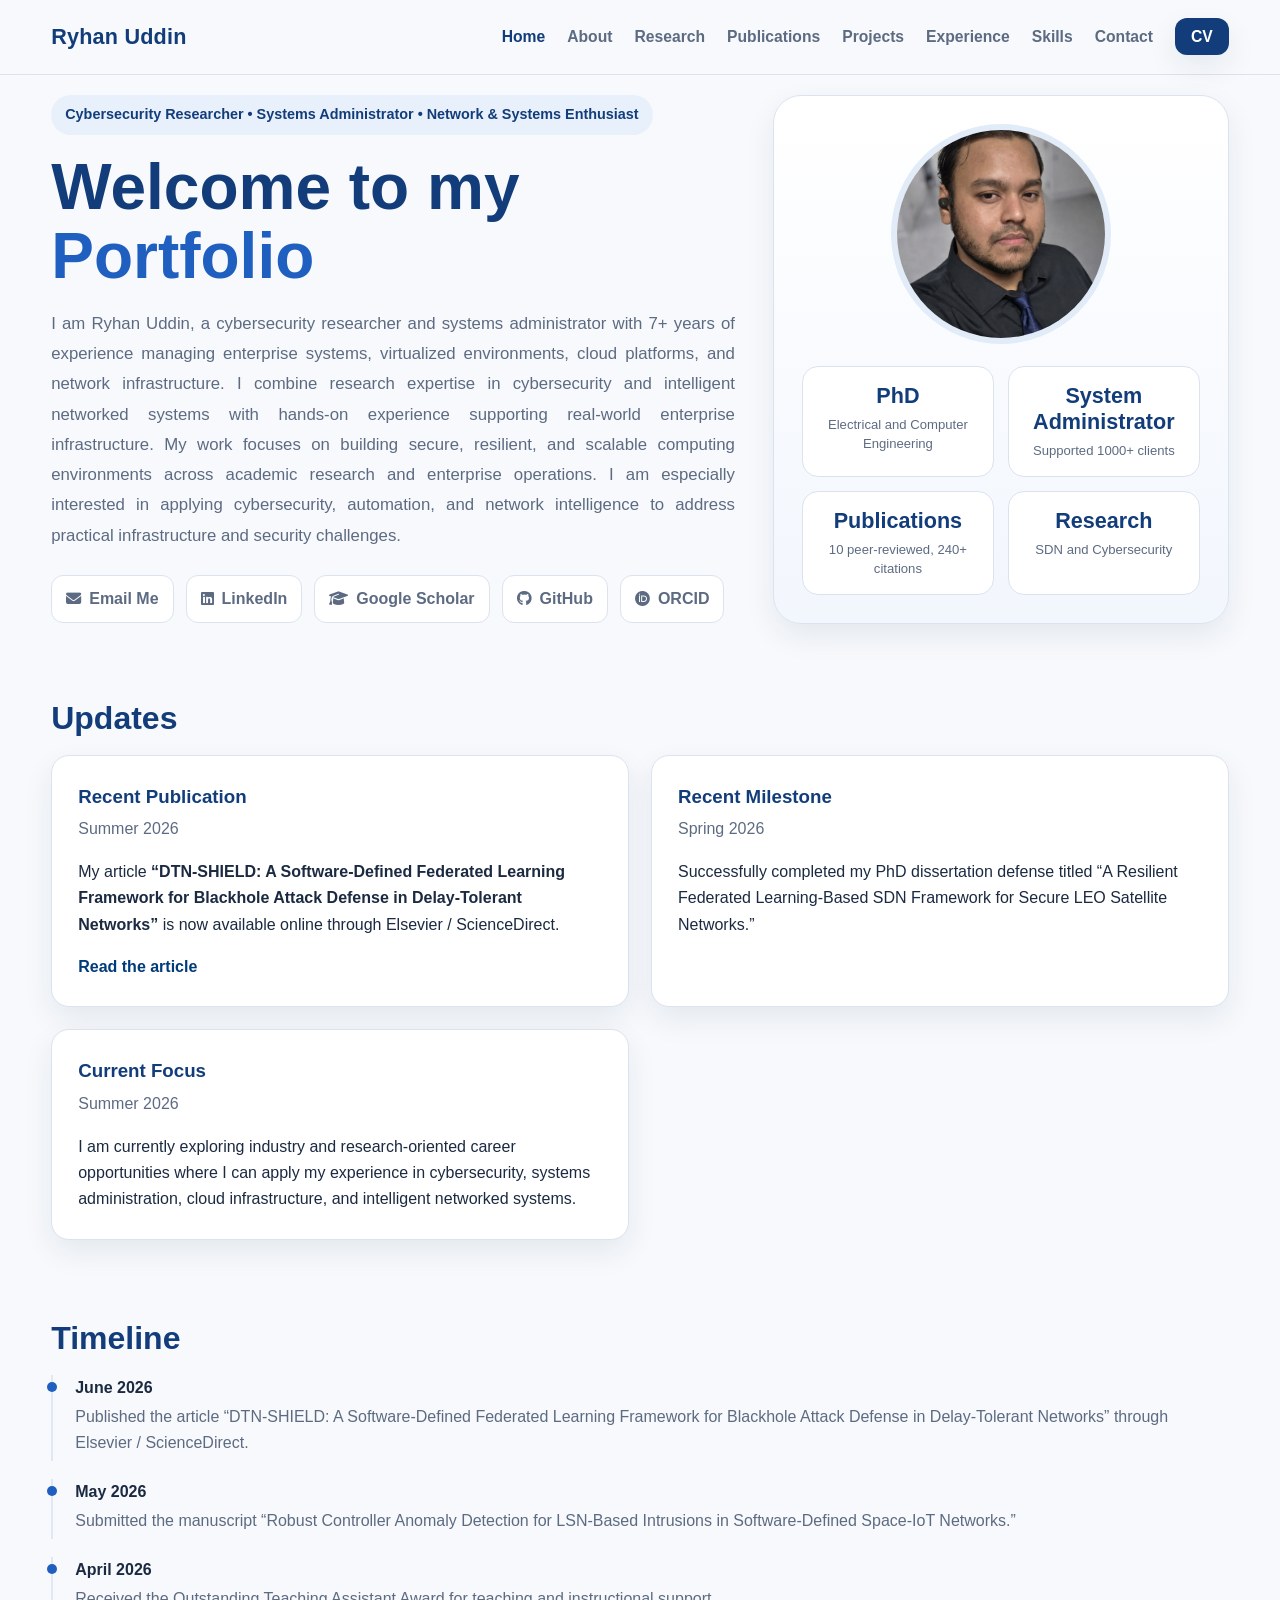
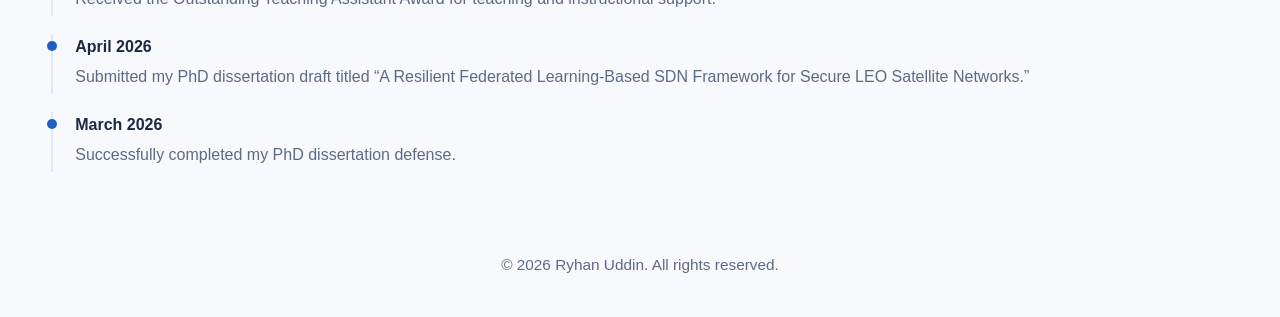
<file: index.html>
<!DOCTYPE html>
<html lang="en">
<head>
  <meta charset="UTF-8" />
  <meta name="viewport" content="width=device-width, initial-scale=1.0" />
  <title>Ryhan Uddin | Home</title>
  <meta name="description" content="Ryhan Uddin personal website home page with updates and timeline." />

  <link
    rel="stylesheet"
    href="https://cdnjs.cloudflare.com/ajax/libs/font-awesome/6.5.2/css/all.min.css"
  />
  <link rel="stylesheet" href="styles.css" />
</head>
<body>
  <header class="topbar">
    <div class="container nav">
      <a href="index.html" class="brand">Ryhan Uddin</a>
      <button class="menu-btn" id="menuBtn">Menu</button>
      <nav>
        <ul class="nav-links" id="navLinks">
          <li><a href="index.html" class="active">Home</a></li>
          <li><a href="about.html">About</a></li>
          <li><a href="research.html">Research</a></li>
          <li><a href="publications.html">Publications</a></li>
          <li><a href="projects.html">Projects</a></li>
          <li><a href="experience.html">Experience</a></li>
          <li><a href="skills.html">Skills</a></li>
          <li><a href="contact.html">Contact</a></li>
          <li><a class="nav-cta" href="cv.pdf" target="_blank" rel="noopener noreferrer">CV</a></li>
        </ul>
      </nav>
    </div>
  </header>

  <main>
    <section class="hero">
      <div class="container hero-grid">
        <div>
          <div class="eyebrow">Cybersecurity Researcher • Systems Administrator • Network & Systems Enthusiast</div>
          <h1>Welcome to my <span>Portfolio</span></h1>
          <p class="justify-text">
            I am Ryhan Uddin, a cybersecurity researcher and systems administrator with 7+ years of experience managing enterprise systems, virtualized environments, cloud platforms, and network infrastructure. I combine research expertise in cybersecurity and intelligent networked systems with hands-on experience supporting real-world enterprise infrastructure. My work focuses on building secure, resilient, and scalable computing environments across academic research and enterprise operations. I am especially interested in applying cybersecurity, automation, and network intelligence to address practical infrastructure and security challenges.
          </p>

          <div class="hero-links">
            <a class="chip-link" href="mailto:ryhan_uddin@yahoo.com">
              <i class="fa-solid fa-envelope"></i>
              <span>Email Me</span>
            </a>

            <a class="chip-link" href="https://www.linkedin.com/in/ryhan-uddin" target="_blank" rel="noopener noreferrer">
              <i class="fa-brands fa-linkedin"></i>
              <span>LinkedIn</span>
            </a>

            <a class="chip-link" href="https://scholar.google.com/citations?user=3mDq6sEAAAAJ&hl=en" target="_blank" rel="noopener noreferrer">
              <i class="fa-solid fa-graduation-cap"></i>
              <span>Google Scholar</span>
            </a>

            <a class="chip-link" href="https://github.com/ryhanuddin" target="_blank" rel="noopener noreferrer">
              <i class="fa-brands fa-github"></i>
              <span>GitHub</span>
            </a>

            <a class="chip-link" href="https://orcid.org/0009-0003-6898-2223" target="_blank" rel="noopener noreferrer">
              <i class="fa-brands fa-orcid"></i>
              <span>ORCID</span>
            </a>
          </div>
        </div>

        <aside class="hero-card">
          <div class="profile-wrap">
            <img src="profile.jpg" alt="Portrait of Ryhan Uddin" class="profile-photo" />
          </div>
          <div class="hero-mini">
            <div class="mini-card"><h3>PhD</h3><p>Electrical and Computer Engineering</p></div>
            <div class="mini-card"><h3>System Administrator</h3><p>Supported 1000+ clients</p></div>
            <div class="mini-card"><h3>Publications</h3><p>10 peer-reviewed, 240+ citations</p></div>
            <div class="mini-card"><h3>Research</h3><p>SDN and Cybersecurity</p></div>
          </div>
        </aside>
      </div>
    </section>

    <section class="section home-updates">
      <div class="container">
        <h2 class="section-title">Updates</h2>
        <div class="grid-2">
          <div class="card">
            <h3>Recent Publication</h3>
            <p class="muted">Summer 2026</p>
            <p>
              My article <strong>“DTN-SHIELD: A Software-Defined Federated Learning Framework for Blackhole Attack Defense in Delay-Tolerant Networks”</strong>
              is now available online through Elsevier / ScienceDirect.
            </p>
            <p>
              <a class="article-text-link" href="https://authors.elsevier.com/c/1nE0V4xsUsJE8i" target="_blank" rel="noopener noreferrer">
                Read the article
              </a>
            </p>
          </div>

          <div class="card">
            <h3>Recent Milestone</h3>
            <p class="muted">Spring 2026</p>
            <p>
              Successfully completed my PhD dissertation defense titled “A Resilient Federated Learning-Based SDN Framework for Secure LEO Satellite Networks.”
            </p>
          </div>

          <div class="card">
            <h3>Current Focus</h3>
            <p class="muted">Summer 2026</p>
            <p>
              I am currently exploring industry and research-oriented career opportunities where I can apply my experience in cybersecurity, systems administration, cloud infrastructure, and intelligent networked systems.
            </p>
          </div>
        </div>
      </div>
    </section>

    <section class="section">
      <div class="container">
        <h2 class="section-title">Timeline</h2>
        <ul class="timeline">
          <li>
            <strong>June 2026</strong>
            Published the article
            <a href="https://authors.elsevier.com/c/1nE0V4xsUsJE8i" target="_blank" rel="noopener noreferrer">
              “DTN-SHIELD: A Software-Defined Federated Learning Framework for Blackhole Attack Defense in Delay-Tolerant Networks”
            </a>
            through Elsevier / ScienceDirect.
          </li>

          <li>
            <strong>May 2026</strong>
            Submitted the manuscript “Robust Controller Anomaly Detection for LSN-Based Intrusions in Software-Defined Space-IoT Networks.”
          </li>

          <li>
            <strong>April 2026</strong>
            Received the Outstanding Teaching Assistant Award for teaching and instructional support.
          </li>

          <li>
            <strong>April 2026</strong>
            Submitted my PhD dissertation draft titled “A Resilient Federated Learning-Based SDN Framework for Secure LEO Satellite Networks.”
          </li>

          <li>
            <strong>March 2026</strong>
            Successfully completed my PhD dissertation defense.
          </li>
        </ul>
      </div>
    </section>
  </main>

  <footer>
    <div class="container">© <span id="year"></span> Ryhan Uddin. All rights reserved.</div>
  </footer>
  <script src="site.js"></script>
</body>
</html>
</file>
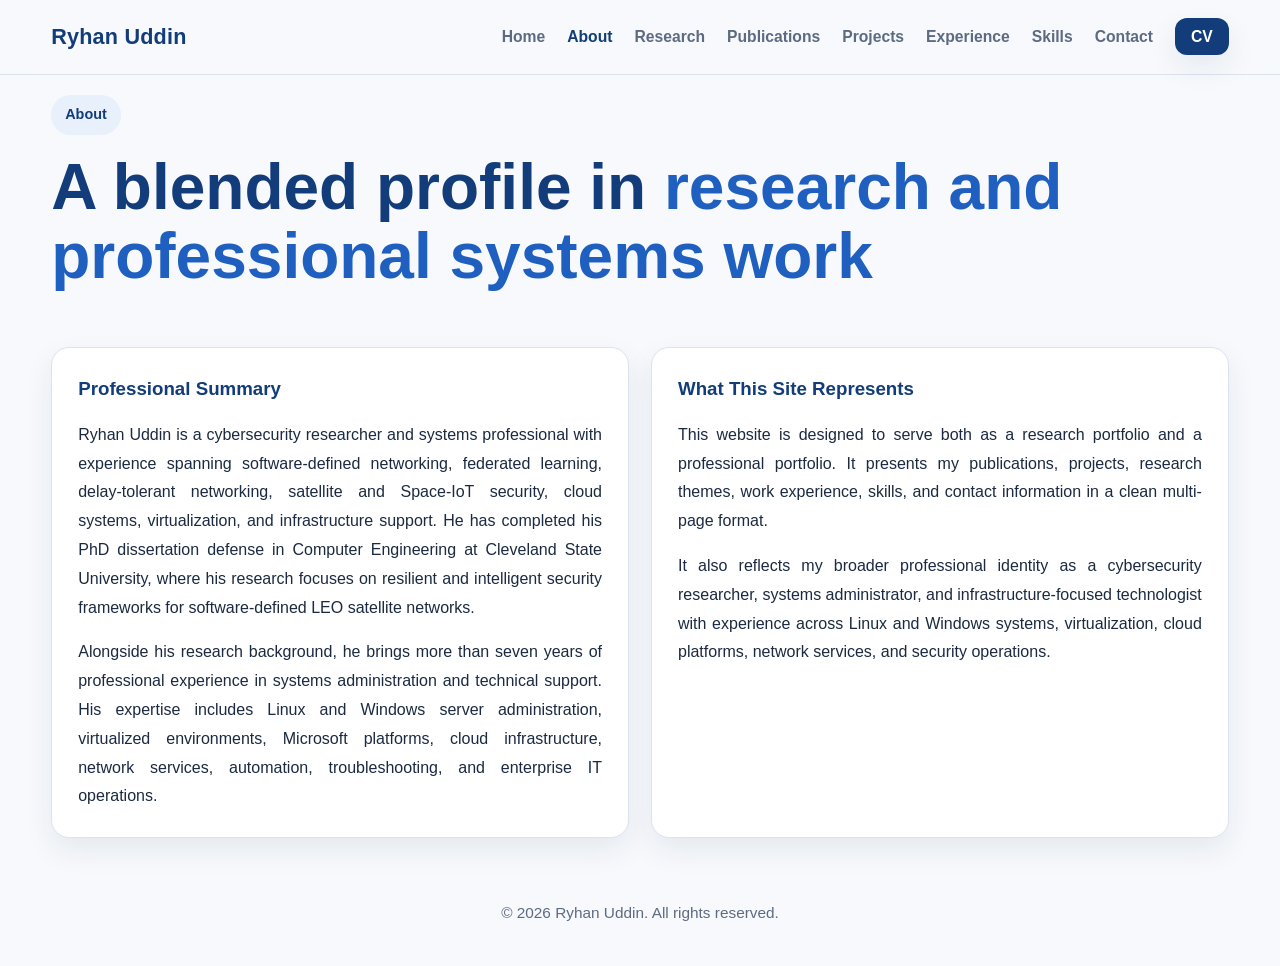
<file: about.html>
<!DOCTYPE html>
<html lang="en">
<head>
  <meta charset="UTF-8" />
  <meta name="viewport" content="width=device-width, initial-scale=1.0" />
  <title>Ryhan Uddin | About</title>
  <link rel="stylesheet" href="styles.css" />
</head>
<body>
  <header class="topbar">
    <div class="container nav">
      <a href="index.html" class="brand">Ryhan Uddin</a>
      <button class="menu-btn" id="menuBtn">Menu</button>
      <nav>
        <ul class="nav-links" id="navLinks">
          <li><a href="index.html">Home</a></li>
          <li><a href="about.html" class="active">About</a></li>
          <li><a href="research.html">Research</a></li>
          <li><a href="publications.html">Publications</a></li>
          <li><a href="projects.html">Projects</a></li>
          <li><a href="experience.html">Experience</a></li>
          <li><a href="skills.html">Skills</a></li>
          <li><a href="contact.html">Contact</a></li>
          <li><a class="nav-cta" href="cv.pdf" target="_blank" rel="noopener noreferrer">CV</a></li>
        </ul>
      </nav>
    </div>
  </header>

  <main>
    <section class="page-hero">
      <div class="container">
        <div class="eyebrow">About</div>
        <h1 class="page-title">A blended profile in <span class="highlight">research and professional systems work</span></h1>
      </div>
    </section>

    <section class="section">
      <div class="container">
        <div class="grid-2">
          <div class="card">
            <h3>Professional Summary</h3>
            <p class="justify-text">Ryhan Uddin is a cybersecurity researcher and systems professional with experience spanning software-defined networking, federated learning, delay-tolerant networking, satellite and Space-IoT security, cloud systems, virtualization, and infrastructure support. He has completed his PhD dissertation defense in Computer Engineering at Cleveland State University, where his research focuses on resilient and intelligent security frameworks for software-defined LEO satellite networks.</p>
            <p class="justify-text">Alongside his research background, he brings more than seven years of professional experience in systems administration and technical support. His expertise includes Linux and Windows server administration, virtualized environments, Microsoft platforms, cloud infrastructure, network services, automation, troubleshooting, and enterprise IT operations.</p>
          </div>

          <div class="card">
            <h3>What This Site Represents</h3>
            <p class="justify-text">This website is designed to serve both as a research portfolio and a professional portfolio. It presents my publications, projects, research themes, work experience, skills, and contact information in a clean multi-page format.</p>
            <p class="justify-text">It also reflects my broader professional identity as a cybersecurity researcher, systems administrator, and infrastructure-focused technologist with experience across Linux and Windows systems, virtualization, cloud platforms, network services, and security operations.</p>
          </div>
        </div>
      </div>
    </section>
  </main>

  <footer>
    <div class="container">© <span id="year"></span> Ryhan Uddin. All rights reserved.</div>
  </footer>

  <script src="site.js"></script>
</body>
</html>
</file>
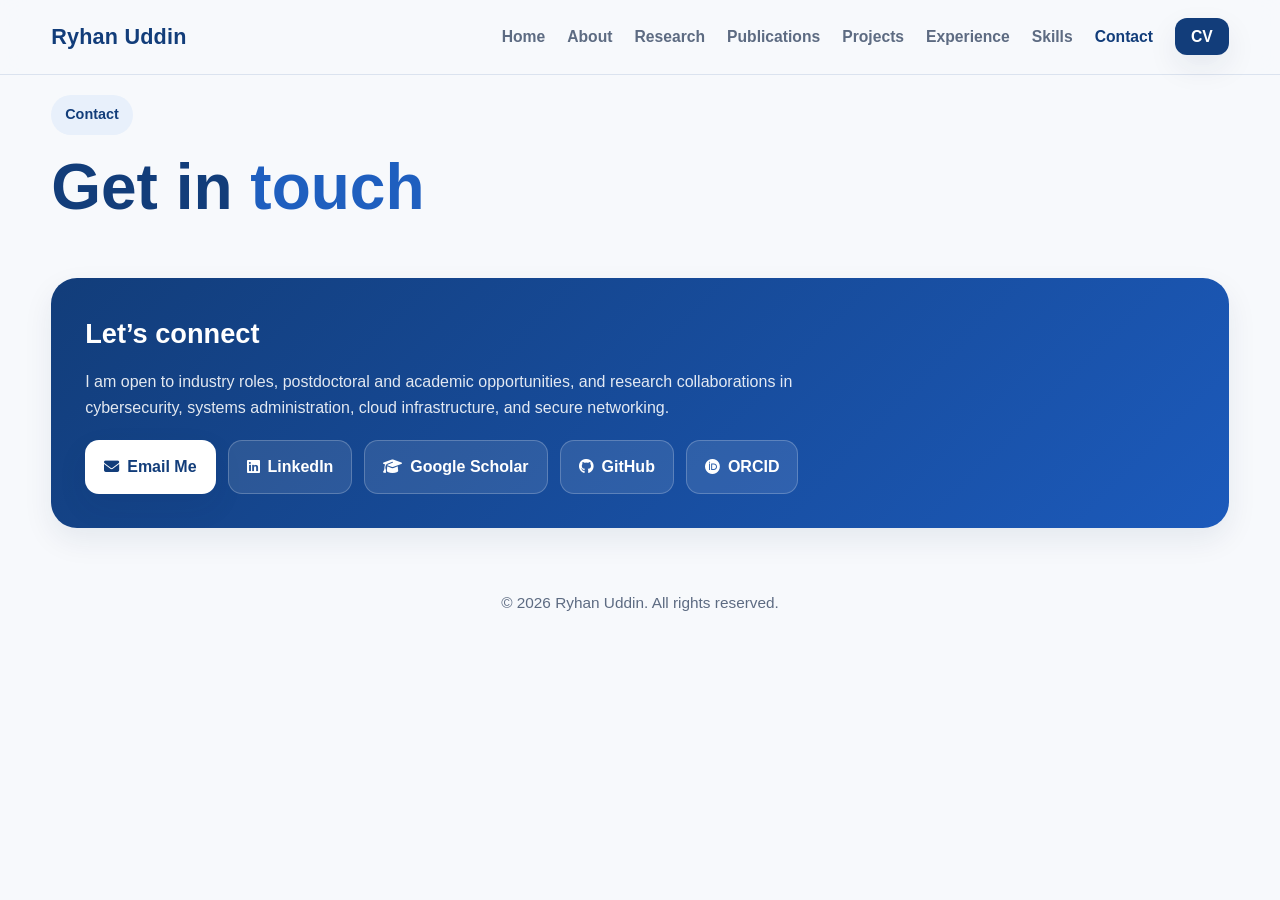
<file: contact.html>
<!DOCTYPE html>
<html lang="en">
<head>
  <meta charset="UTF-8" />
  <meta name="viewport" content="width=device-width, initial-scale=1.0" />
  <title>Ryhan Uddin | Contact</title>

  <link
    rel="stylesheet"
    href="https://cdnjs.cloudflare.com/ajax/libs/font-awesome/6.5.2/css/all.min.css"
  />
  <link rel="stylesheet" href="styles.css" />
</head>

<body>
  <header class="topbar">
    <div class="container nav">
      <a href="index.html" class="brand">Ryhan Uddin</a>
      <button class="menu-btn" id="menuBtn">Menu</button>

      <nav>
        <ul class="nav-links" id="navLinks">
          <li><a href="index.html">Home</a></li>
          <li><a href="about.html">About</a></li>
          <li><a href="research.html">Research</a></li>
          <li><a href="publications.html">Publications</a></li>
          <li><a href="projects.html">Projects</a></li>
          <li><a href="experience.html">Experience</a></li>
          <li><a href="skills.html">Skills</a></li>
          <li><a href="contact.html" class="active">Contact</a></li>
          <li><a class="nav-cta" href="cv.pdf" target="_blank" rel="noopener noreferrer">CV</a></li>
        </ul>
      </nav>
    </div>
  </header>

  <main>
    <section class="page-hero">
      <div class="container">
        <div class="eyebrow">Contact</div>
        <h1 class="page-title">Get in <span class="highlight">touch</span></h1>
      </div>
    </section>

    <section class="section">
      <div class="container">
        <div class="cta-box">
          <h3>Let’s connect</h3>

          <p>
            I am open to industry roles, postdoctoral and academic opportunities, and research collaborations in cybersecurity, systems administration, cloud infrastructure, and secure networking.
          </p>

          <div class="cta-actions">
            <a class="btn btn-primary" href="mailto:ryhan_uddin@yahoo.com">
              <i class="fa-solid fa-envelope"></i>
              <span>Email Me</span>
            </a>

            <a class="btn btn-secondary" href="https://www.linkedin.com/in/ryhan-uddin" target="_blank" rel="noopener noreferrer">
              <i class="fa-brands fa-linkedin"></i>
              <span>LinkedIn</span>
            </a>

            <a class="btn btn-secondary" href="https://scholar.google.com/citations?user=3mDq6sEAAAAJ&hl=en" target="_blank" rel="noopener noreferrer">
              <i class="fa-solid fa-graduation-cap"></i>
              <span>Google Scholar</span>
            </a>

            <a class="btn btn-secondary" href="https://github.com/ryhanuddin" target="_blank" rel="noopener noreferrer">
              <i class="fa-brands fa-github"></i>
              <span>GitHub</span>
            </a>

            <a class="btn btn-secondary" href="https://orcid.org/0009-0003-6898-2223" target="_blank" rel="noopener noreferrer">
              <i class="fa-brands fa-orcid"></i>
              <span>ORCID</span>
            </a>
          </div>
        </div>
      </div>
    </section>
  </main>

  <footer>
    <div class="container">© <span id="year"></span> Ryhan Uddin. All rights reserved.</div>
  </footer>

  <script src="site.js"></script>
</body>
</html>
</file>
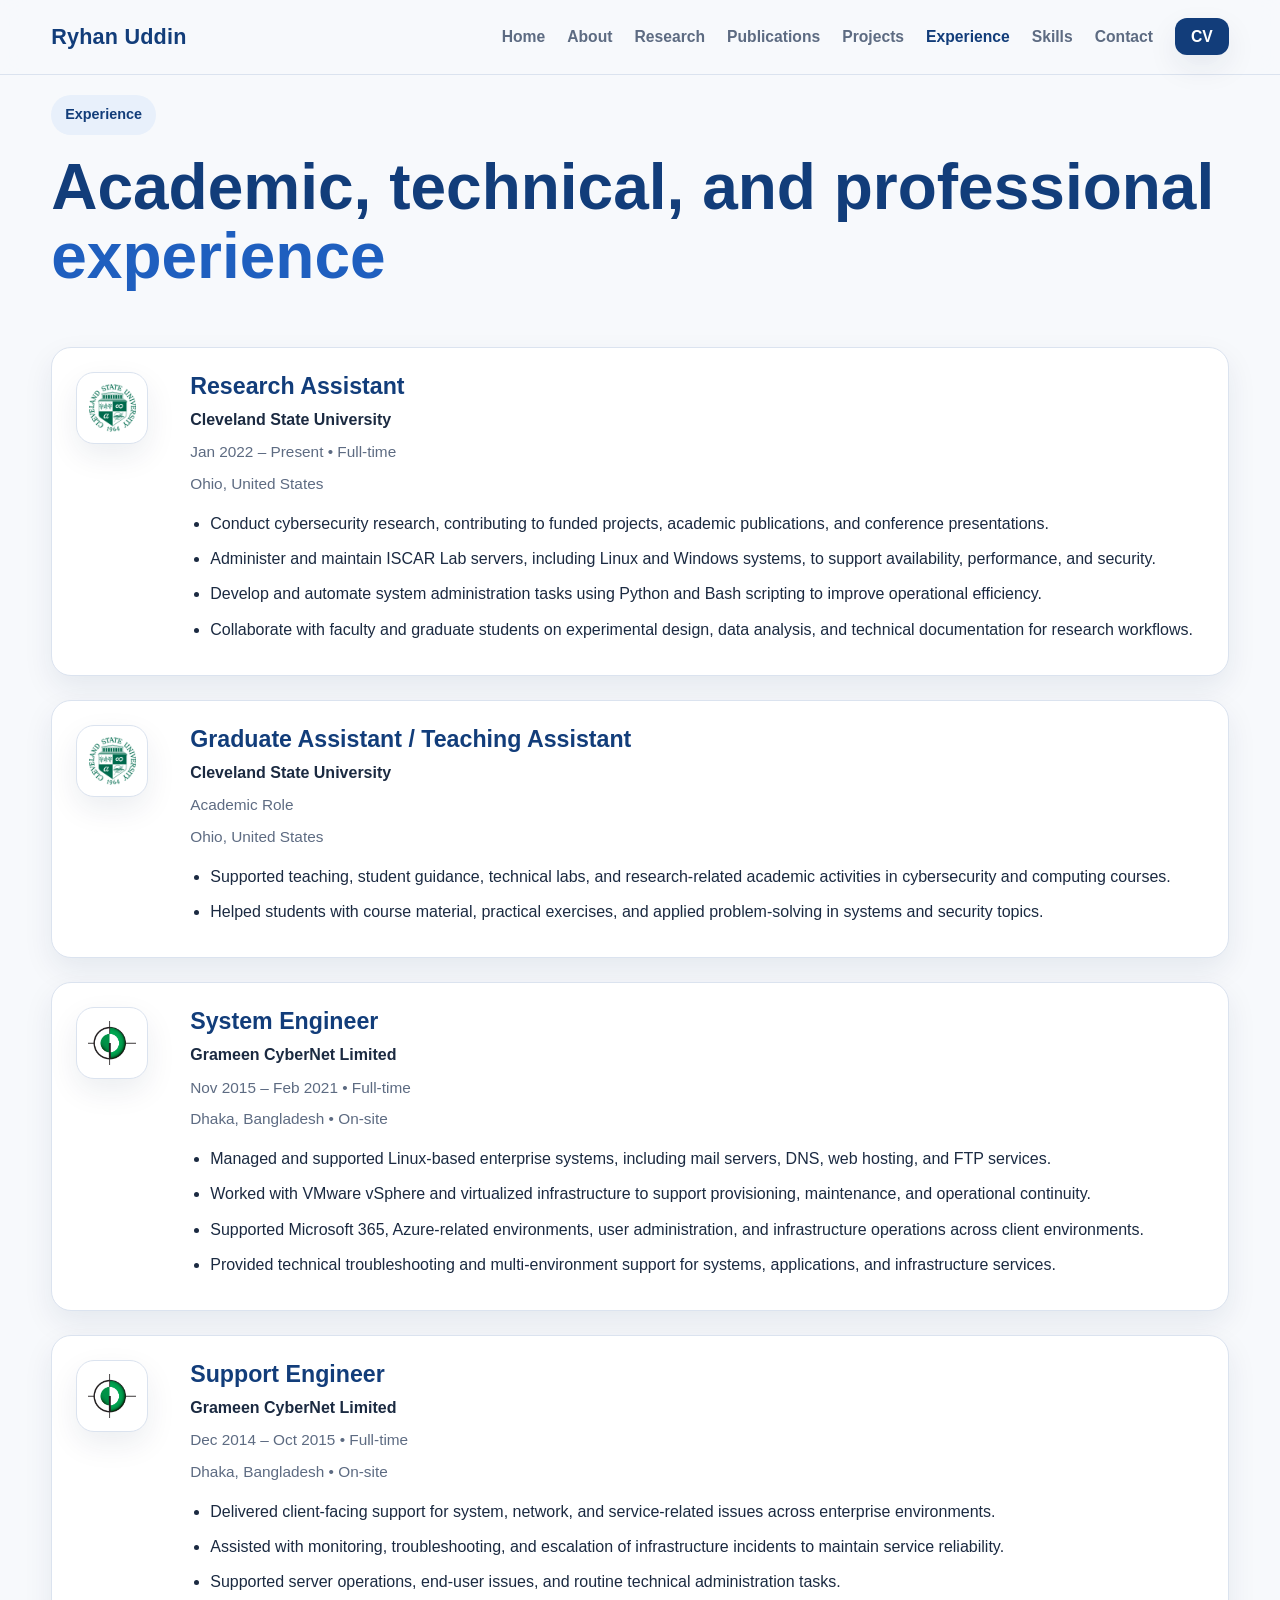
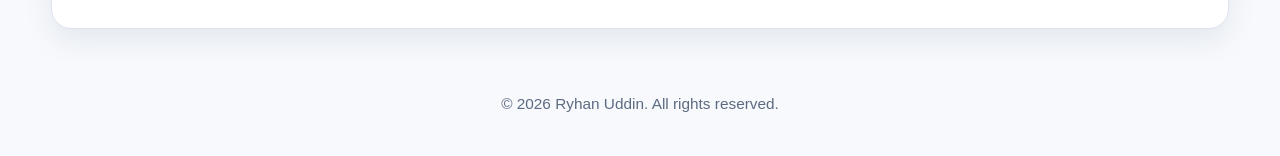
<file: experience.html>
<!DOCTYPE html>
<html lang="en">
<head>
  <meta charset="UTF-8" />
  <meta name="viewport" content="width=device-width, initial-scale=1.0" />
  <title>Ryhan Uddin | Experience</title>
  <link rel="stylesheet" href="styles.css" />
</head>
<body>
  <header class="topbar">
    <div class="container nav">
      <a href="index.html" class="brand">Ryhan Uddin</a>
      <button class="menu-btn" id="menuBtn">Menu</button>
      <nav>
        <ul class="nav-links" id="navLinks">
          <li><a href="index.html">Home</a></li>
          <li><a href="about.html">About</a></li>
          <li><a href="research.html">Research</a></li>
          <li><a href="publications.html">Publications</a></li>
          <li><a href="projects.html">Projects</a></li>
          <li><a href="experience.html" class="active">Experience</a></li>
          <li><a href="skills.html">Skills</a></li>
          <li><a href="contact.html">Contact</a></li>
          <li><a class="nav-cta" href="cv.pdf" target="_blank" rel="noopener noreferrer">CV</a></li>
        </ul>
      </nav>
    </div>
  </header>

  <main>
    <section class="page-hero">
      <div class="container">
        <div class="eyebrow">Experience</div>
        <h1 class="page-title">Academic, technical, and professional <span class="highlight">experience</span></h1>
      </div>
    </section>

    <section class="section">
      <div class="container">
        <div class="experience-list">

          <article class="experience-card">
            <div class="exp-logo-box">
              <img src="icons/csu.png" alt="Cleveland State University logo" class="exp-logo" />
            </div>
            <div class="exp-content">
              <h3 class="exp-role">Research Assistant</h3>
              <p class="exp-company">Cleveland State University</p>
              <p class="exp-meta">Jan 2022 – Present • Full-time</p>
              <p class="exp-location">Ohio, United States</p>
              <ul class="exp-list">
                <li>Conduct cybersecurity research, contributing to funded projects, academic publications, and conference presentations.</li>
                <li>Administer and maintain ISCAR Lab servers, including Linux and Windows systems, to support availability, performance, and security.</li>
                <li>Develop and automate system administration tasks using Python and Bash scripting to improve operational efficiency.</li>
                <li>Collaborate with faculty and graduate students on experimental design, data analysis, and technical documentation for research workflows.</li>
              </ul>
            </div>
          </article>

          <article class="experience-card">
            <div class="exp-logo-box">
              <img src="icons/csu.png" alt="Cleveland State University logo" class="exp-logo" />
            </div>
            <div class="exp-content">
              <h3 class="exp-role">Graduate Assistant / Teaching Assistant</h3>
              <p class="exp-company">Cleveland State University</p>
              <p class="exp-meta">Academic Role</p>
              <p class="exp-location">Ohio, United States</p>
              <ul class="exp-list">
                <li>Supported teaching, student guidance, technical labs, and research-related academic activities in cybersecurity and computing courses.</li>
                <li>Helped students with course material, practical exercises, and applied problem-solving in systems and security topics.</li>
              </ul>
            </div>
          </article>

          <article class="experience-card">
            <div class="exp-logo-box">
              <img src="icons/gcl.png" alt="Grameen CyberNet Limited logo" class="exp-logo" />
            </div>
            <div class="exp-content">
              <h3 class="exp-role">System Engineer</h3>
              <p class="exp-company">Grameen CyberNet Limited</p>
              <p class="exp-meta">Nov 2015 – Feb 2021 • Full-time</p>
              <p class="exp-location">Dhaka, Bangladesh • On-site</p>
              <ul class="exp-list">
                <li>Managed and supported Linux-based enterprise systems, including mail servers, DNS, web hosting, and FTP services.</li>
                <li>Worked with VMware vSphere and virtualized infrastructure to support provisioning, maintenance, and operational continuity.</li>
                <li>Supported Microsoft 365, Azure-related environments, user administration, and infrastructure operations across client environments.</li>
                <li>Provided technical troubleshooting and multi-environment support for systems, applications, and infrastructure services.</li>
              </ul>
            </div>
          </article>

          <article class="experience-card">
            <div class="exp-logo-box">
              <img src="icons/gcl.png" alt="Grameen CyberNet Limited logo" class="exp-logo" />
            </div>
            <div class="exp-content">
              <h3 class="exp-role">Support Engineer</h3>
              <p class="exp-company">Grameen CyberNet Limited</p>
              <p class="exp-meta">Dec 2014 – Oct 2015 • Full-time</p>
              <p class="exp-location">Dhaka, Bangladesh • On-site</p>
              <ul class="exp-list">
                <li>Delivered client-facing support for system, network, and service-related issues across enterprise environments.</li>
                <li>Assisted with monitoring, troubleshooting, and escalation of infrastructure incidents to maintain service reliability.</li>
                <li>Supported server operations, end-user issues, and routine technical administration tasks.</li>
              </ul>
            </div>
          </article>

        </div>
      </div>
    </section>
  </main>

  <footer>
    <div class="container">© <span id="year"></span> Ryhan Uddin. All rights reserved.</div>
  </footer>

  <script src="site.js"></script>
</body>
</html>
</file>
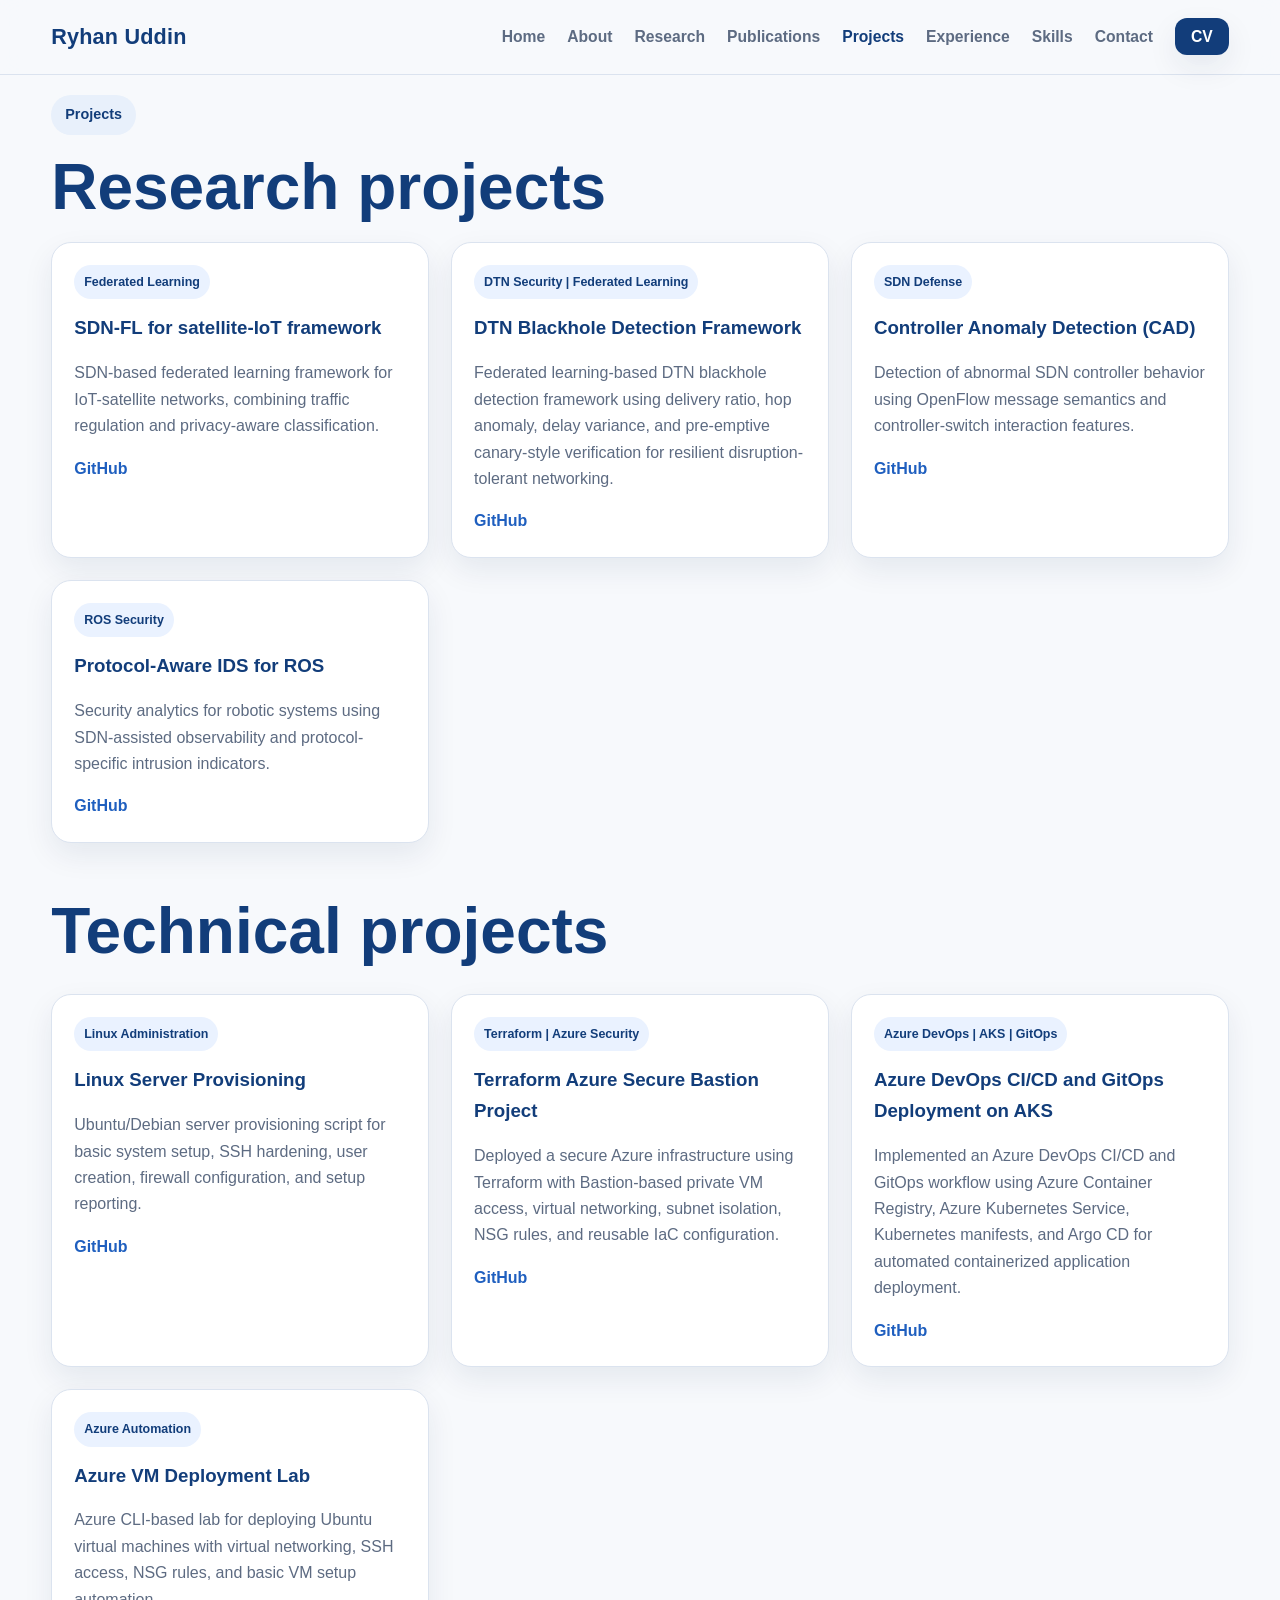
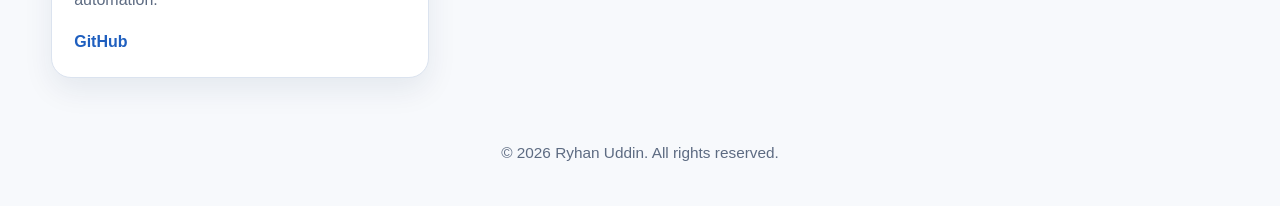
<file: projects.html>
<!DOCTYPE html>
<html lang="en">
<head>
  <meta charset="UTF-8" />
  <meta name="viewport" content="width=device-width, initial-scale=1.0" />
  <title>Ryhan Uddin | Projects</title>
  <link rel="stylesheet" href="styles.css" />
</head>

<body>
  <header class="topbar">
    <div class="container nav">
      <a href="index.html" class="brand">Ryhan Uddin</a>
      <button class="menu-btn" id="menuBtn">Menu</button>

      <nav>
        <ul class="nav-links" id="navLinks">
          <li><a href="index.html">Home</a></li>
          <li><a href="about.html">About</a></li>
          <li><a href="research.html">Research</a></li>
          <li><a href="publications.html">Publications</a></li>
          <li><a href="projects.html" class="active">Projects</a></li>
          <li><a href="experience.html">Experience</a></li>
          <li><a href="skills.html">Skills</a></li>
          <li><a href="contact.html">Contact</a></li>
          <li><a class="nav-cta" href="cv.pdf" target="_blank" rel="noopener noreferrer">CV</a></li>
        </ul>
      </nav>
    </div>
  </header>

  <main>
    <section class="page-hero">
      <div class="container">
        <div class="eyebrow">Projects</div>
        <h1 class="page-title">Research projects</h1>
      </div>
    </section>

    <section class="section projects-section">
      <div class="container">
        <div class="project-grid">
          <article class="project-card">
            <div class="project-tag">Federated Learning</div>
            <h3>SDN-FL for satellite-IoT framework</h3>
            <p>SDN-based federated learning framework for IoT-satellite networks, combining traffic regulation and privacy-aware classification.</p>
            <div class="project-actions">
              <a href="https://github.com/ryhanuddin/FL-for-space" target="_blank" rel="noopener noreferrer">GitHub</a>
            </div>
          </article>

          <article class="project-card">
            <div class="project-tag">DTN Security | Federated Learning</div>
            <h3>DTN Blackhole Detection Framework</h3>
            <p>Federated learning-based DTN blackhole detection framework using delivery ratio, hop anomaly, delay variance, and pre-emptive canary-style verification for resilient disruption-tolerant networking.</p>
            <div class="project-actions">
              <a href="https://github.com/ryhanuddin/DTN-FL" target="_blank" rel="noopener noreferrer">GitHub</a>
            </div>
          </article>

          <article class="project-card">
            <div class="project-tag">SDN Defense</div>
            <h3>Controller Anomaly Detection (CAD)</h3>
            <p>Detection of abnormal SDN controller behavior using OpenFlow message semantics and controller-switch interaction features.</p>
            <div class="project-actions">
              <a href="https://github.com/ryhanuddin/CAD-Controller-Anomaly-Detection" target="_blank" rel="noopener noreferrer">GitHub</a>
            </div>
          </article>

          <article class="project-card">
            <div class="project-tag">ROS Security</div>
            <h3>Protocol-Aware IDS for ROS</h3>
            <p>Security analytics for robotic systems using SDN-assisted observability and protocol-specific intrusion indicators.</p>
            <div class="project-actions">
              <a href="#">GitHub</a>
            </div>
          </article>
        </div>

        <h1 class="page-title technical-title">Technical projects</h1>

        <div class="project-grid">
          <article class="project-card">
            <div class="project-tag">Linux Administration</div>
            <h3>Linux Server Provisioning</h3>
            <p>Ubuntu/Debian server provisioning script for basic system setup, SSH hardening, user creation, firewall configuration, and setup reporting.</p>
            <div class="project-actions">
              <a href="https://github.com/ryhanuddin/Linux-Server-Provisioning" target="_blank" rel="noopener noreferrer">GitHub</a>
            </div>
          </article>

          <article class="project-card">
            <div class="project-tag">Terraform | Azure Security</div>
            <h3>Terraform Azure Secure Bastion Project</h3>
            <p>Deployed a secure Azure infrastructure using Terraform with Bastion-based private VM access, virtual networking, subnet isolation, NSG rules, and reusable IaC configuration.</p>
            <div class="project-actions">
              <a href="https://github.com/ryhanuddin/Azure-secure-bastion-terraform" target="_blank" rel="noopener noreferrer">GitHub</a>
            </div>
          </article>

          <article class="project-card">
            <div class="project-tag">Azure DevOps | AKS | GitOps</div>
            <h3>Azure DevOps CI/CD and GitOps Deployment on AKS</h3>
            <p>Implemented an Azure DevOps CI/CD and GitOps workflow using Azure Container Registry, Azure Kubernetes Service, Kubernetes manifests, and Argo CD for automated containerized application deployment.</p>
            <div class="project-actions">
              <a href="https://github.com/ryhanuddin/azure-devops-aks-gitops-voting-app" target="_blank" rel="noopener noreferrer">GitHub</a>
            </div>
          </article>

          <article class="project-card">
            <div class="project-tag">Azure Automation</div>
            <h3>Azure VM Deployment Lab</h3>
            <p>Azure CLI-based lab for deploying Ubuntu virtual machines with virtual networking, SSH access, NSG rules, and basic VM setup automation.</p>
            <div class="project-actions">
              <a href="https://github.com/ryhanuddin/Azure-VM-Deployment-Lab" target="_blank" rel="noopener noreferrer">GitHub</a>
            </div>
          </article>
        </div>
      </div>
    </section>
  </main>

  <footer>
    <div class="container">© <span id="year"></span> Ryhan Uddin. All rights reserved.</div>
  </footer>

  <script src="site.js"></script>
</body>
</html>
</file>
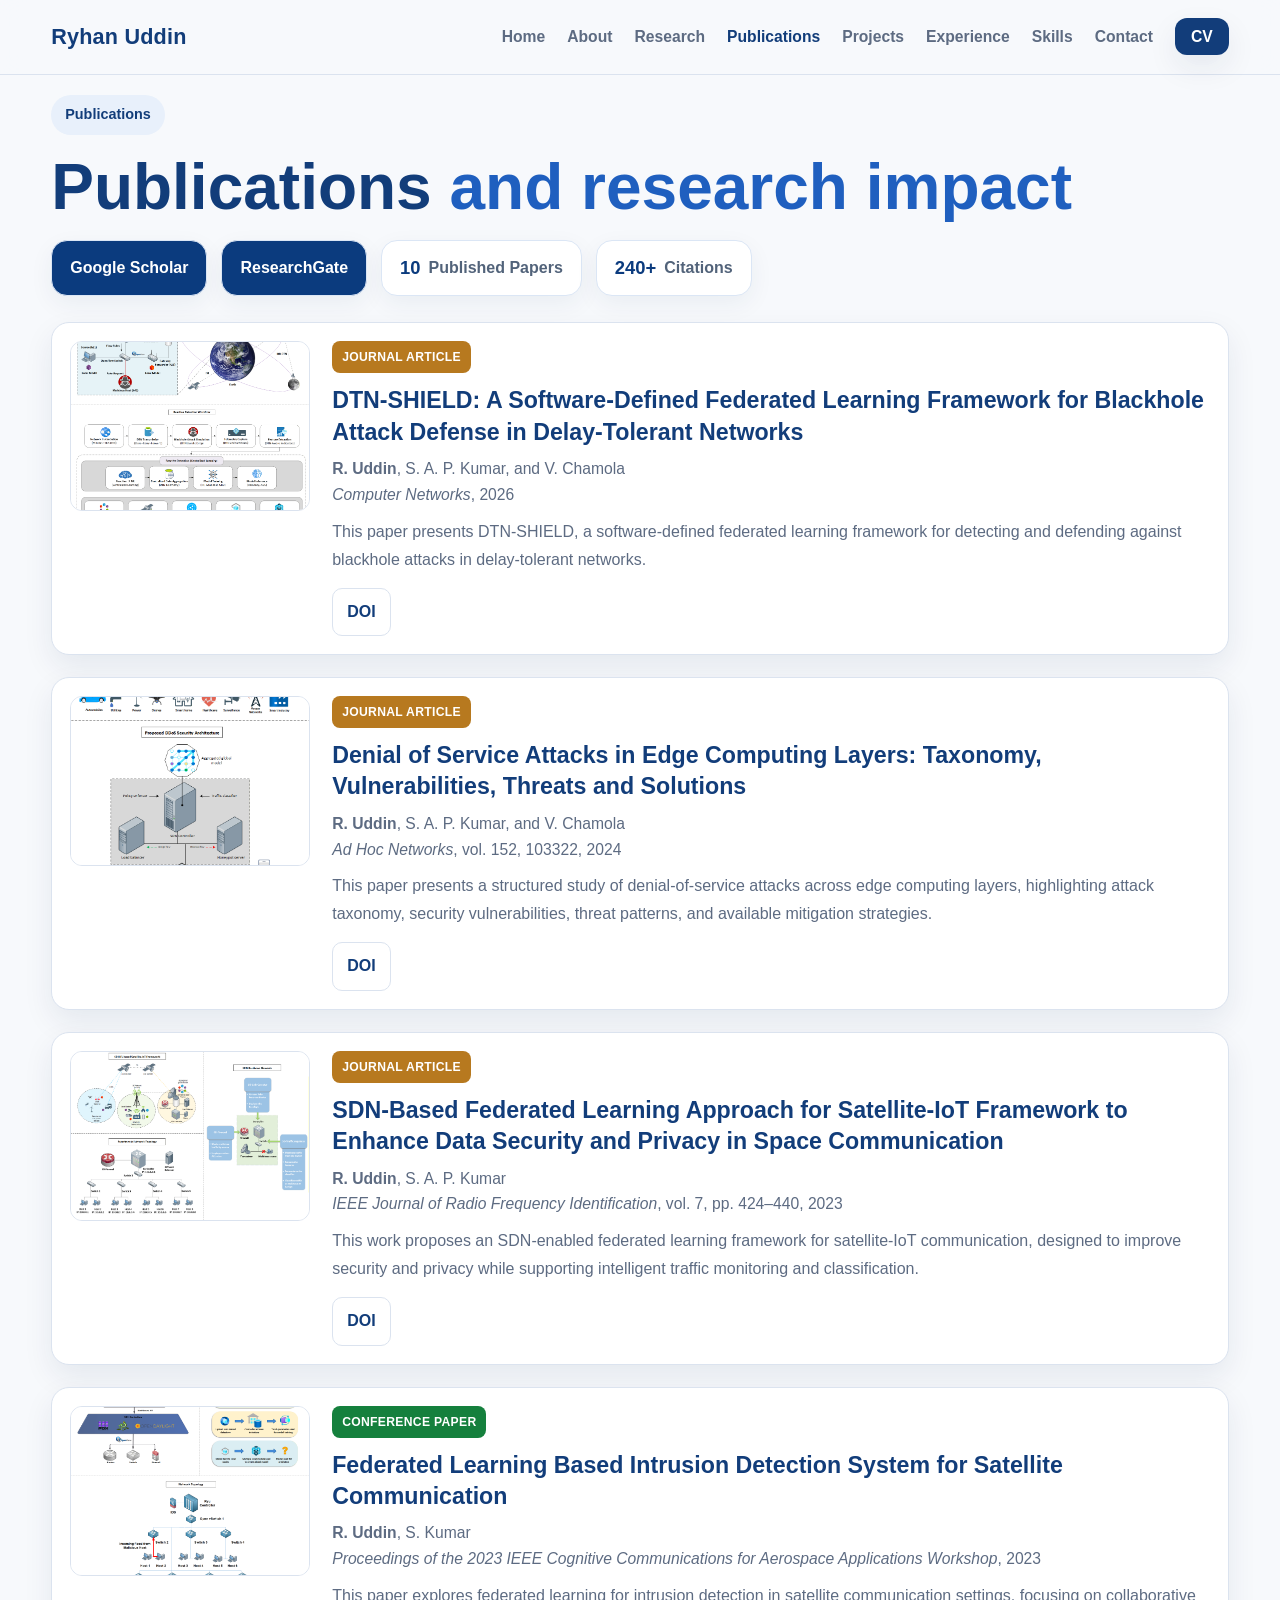
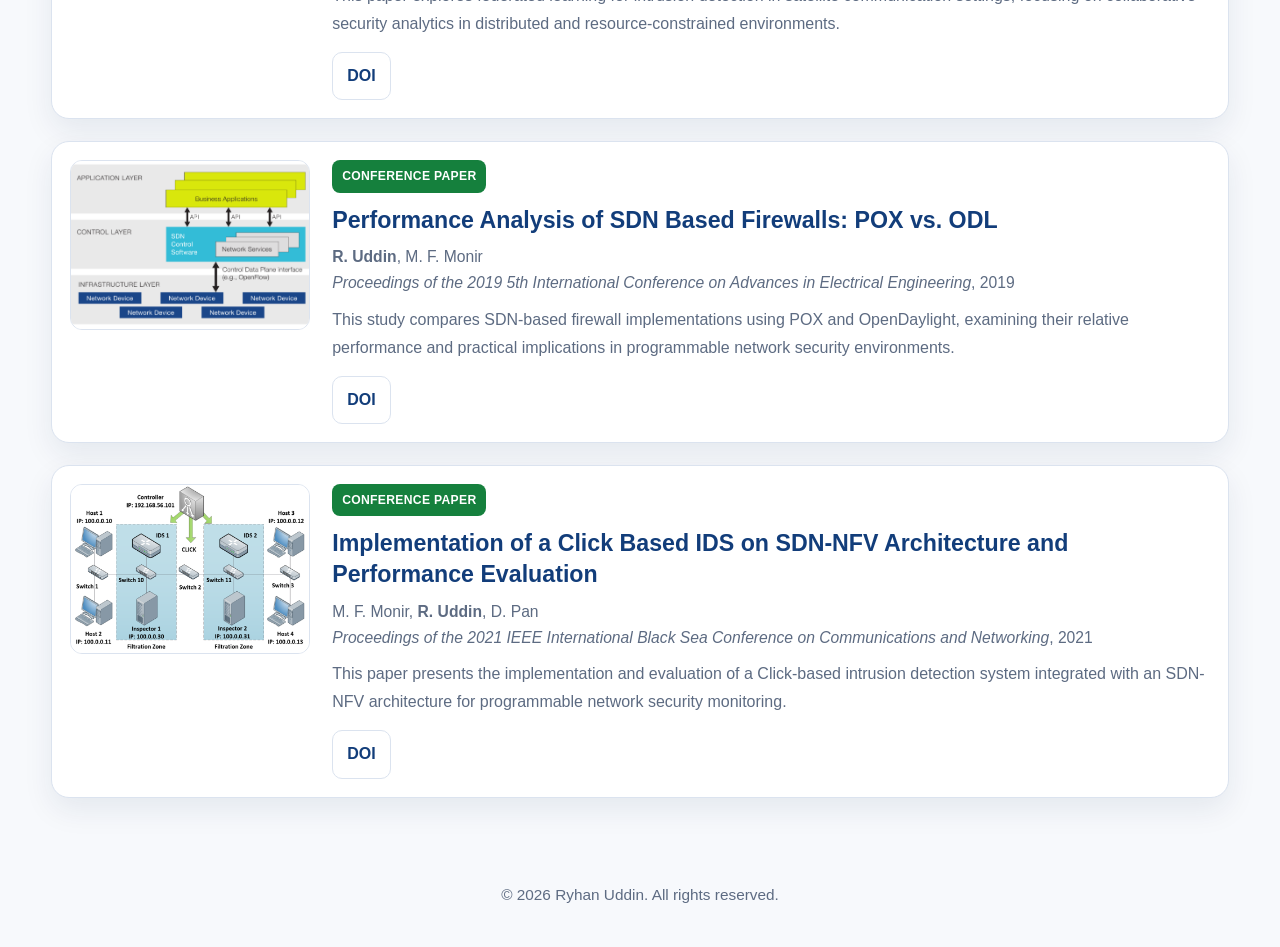
<file: publications.html>
<!DOCTYPE html>
<html lang="en">
<head>
  <meta charset="UTF-8" />
  <meta name="viewport" content="width=device-width, initial-scale=1.0" />
  <title>Ryhan Uddin | Publications</title>
  <link rel="stylesheet" href="styles.css" />
</head>

<body>
  <header class="topbar">
    <div class="container nav">
      <a href="index.html" class="brand">Ryhan Uddin</a>
      <button class="menu-btn" id="menuBtn">Menu</button>

      <nav>
        <ul class="nav-links" id="navLinks">
          <li><a href="index.html">Home</a></li>
          <li><a href="about.html">About</a></li>
          <li><a href="research.html">Research</a></li>
          <li><a href="publications.html" class="active">Publications</a></li>
          <li><a href="projects.html">Projects</a></li>
          <li><a href="experience.html">Experience</a></li>
          <li><a href="skills.html">Skills</a></li>
          <li><a href="contact.html">Contact</a></li>
          <li><a class="nav-cta" href="cv.pdf" target="_blank" rel="noopener noreferrer">CV</a></li>
        </ul>
      </nav>
    </div>
  </header>

  <main>
    <section class="page-hero">
      <div class="container">
        <div class="eyebrow">Publications</div>
        <h1 class="page-title">Publications <span class="highlight">and research impact</span></h1>

        <div class="publication-summary">
          <a
            class="summary-card scholar-card"
            href="https://scholar.google.com/citations?user=3mDq6sEAAAAJ"
            target="_blank"
            rel="noopener noreferrer"
          >
            Google Scholar
          </a>

          <a
            class="summary-card scholar-card"
            href="https://www.researchgate.net/profile/Ryhan-Uddin-3"
            target="_blank"
            rel="noopener noreferrer"
          >
            ResearchGate
          </a>

          <div class="summary-card">
            <strong>10</strong>
            <span>Published Papers</span>
          </div>

          <div class="summary-card">
            <strong>240+</strong>
            <span>Citations</span>
          </div>
        </div>
      </div>
    </section>

    <section class="section publications-list">
      <div class="container">

        <article class="pub-card">
          <div class="pub-image-wrap">
            <img
              src="images/dtn-shield-architecture-and-workflow.png"
              data-full="images/dtn-shield-architecture-and-workflow.png"
              alt="DTN-SHIELD architecture and detection workflow overview"
              class="pub-image image-popup"
            />
          </div>

          <div>
            <div class="pub-type journal-tag">Journal Article</div>

            <h3 class="pub-card-title">
              DTN-SHIELD: A Software-Defined Federated Learning Framework for Blackhole Attack Defense in Delay-Tolerant Networks
            </h3>

            <p class="pub-card-meta">
              <strong>R. Uddin</strong>, S. A. P. Kumar, and V. Chamola<br>
              <em>Computer Networks</em>, 2026
            </p>

            <p class="pub-card-desc">
              This paper presents DTN-SHIELD, a software-defined federated learning framework for detecting and defending against blackhole attacks in delay-tolerant networks.
            </p>

            <a
              class="doi-btn"
              href="https://doi.org/10.1016/j.comnet.2026.112440"
              target="_blank"
              rel="noopener noreferrer"
            >
              DOI
            </a>
          </div>
        </article>

        <article class="pub-card">
          <div class="pub-image-wrap">
            <img
              src="images/publication1.png"
              data-full="images/publication1.png"
              alt="Denial of Service Attacks in Edge Computing Layers publication figure"
              class="pub-image image-popup"
            />
          </div>

          <div>
            <div class="pub-type journal-tag">Journal Article</div>

            <h3 class="pub-card-title">
              Denial of Service Attacks in Edge Computing Layers: Taxonomy, Vulnerabilities, Threats and Solutions
            </h3>

            <p class="pub-card-meta">
              <strong>R. Uddin</strong>, S. A. P. Kumar, and V. Chamola<br>
              <em>Ad Hoc Networks</em>, vol. 152, 103322, 2024
            </p>

            <p class="pub-card-desc">
              This paper presents a structured study of denial-of-service attacks across edge computing layers, highlighting attack taxonomy, security vulnerabilities, threat patterns, and available mitigation strategies.
            </p>

            <a
              class="doi-btn"
              href="https://doi.org/10.1016/j.adhoc.2023.103322"
              target="_blank"
              rel="noopener noreferrer"
            >
              DOI
            </a>
          </div>
        </article>

        <article class="pub-card">
          <div class="pub-image-wrap">
            <img
              src="images/publication2.png"
              data-full="images/publication2.png"
              alt="SDN-Based Federated Learning Approach publication figure"
              class="pub-image image-popup"
            />
          </div>

          <div>
            <div class="pub-type journal-tag">Journal Article</div>

            <h3 class="pub-card-title">
              SDN-Based Federated Learning Approach for Satellite-IoT Framework to Enhance Data Security and Privacy in Space Communication
            </h3>

            <p class="pub-card-meta">
              <strong>R. Uddin</strong>, S. A. P. Kumar<br>
              <em>IEEE Journal of Radio Frequency Identification</em>, vol. 7, pp. 424–440, 2023
            </p>

            <p class="pub-card-desc">
              This work proposes an SDN-enabled federated learning framework for satellite-IoT communication, designed to improve security and privacy while supporting intelligent traffic monitoring and classification.
            </p>

            <a
              class="doi-btn"
              href="https://doi.org/10.1109/JRFID.2023.3279329"
              target="_blank"
              rel="noopener noreferrer"
            >
              DOI
            </a>
          </div>
        </article>

        <article class="pub-card">
          <div class="pub-image-wrap">
            <img
              src="images/fl-ids-system-overview.png"
              data-full="images/fl-ids-system-overview.png"
              alt="Federated learning based intrusion detection system architecture and network topology overview"
              class="pub-image image-popup"
            />
          </div>

          <div>
            <div class="pub-type conference-tag">Conference Paper</div>

            <h3 class="pub-card-title">
              Federated Learning Based Intrusion Detection System for Satellite Communication
            </h3>

            <p class="pub-card-meta">
              <strong>R. Uddin</strong>, S. Kumar<br>
              <em>Proceedings of the 2023 IEEE Cognitive Communications for Aerospace Applications Workshop</em>, 2023
            </p>

            <p class="pub-card-desc">
              This paper explores federated learning for intrusion detection in satellite communication settings, focusing on collaborative security analytics in distributed and resource-constrained environments.
            </p>

            <a
              class="doi-btn"
              href="https://doi.org/10.1109/CCAAW57883.2023.10219228"
              target="_blank"
              rel="noopener noreferrer"
            >
              DOI
            </a>
          </div>
        </article>

        <article class="pub-card">
          <div class="pub-image-wrap">
            <img
              src="images/publication4.jpg"
              data-full="images/publication4.jpg"
              alt="Performance Analysis of SDN Based Firewalls publication figure"
              class="pub-image image-popup"
            />
          </div>

          <div>
            <div class="pub-type conference-tag">Conference Paper</div>

            <h3 class="pub-card-title">
              Performance Analysis of SDN Based Firewalls: POX vs. ODL
            </h3>

            <p class="pub-card-meta">
              <strong>R. Uddin</strong>, M. F. Monir<br>
              <em>Proceedings of the 2019 5th International Conference on Advances in Electrical Engineering</em>, 2019
            </p>

            <p class="pub-card-desc">
              This study compares SDN-based firewall implementations using POX and OpenDaylight, examining their relative performance and practical implications in programmable network security environments.
            </p>

            <a
              class="doi-btn"
              href="https://doi.org/10.1109/ICAEE48663.2019.8975667"
              target="_blank"
              rel="noopener noreferrer"
            >
              DOI
            </a>
          </div>
        </article>

        <article class="pub-card">
          <div class="pub-image-wrap">
            <img
              src="images/publication5.jpg"
              data-full="images/publication5.jpg"
              alt="Click Based IDS on SDN-NFV Architecture publication figure"
              class="pub-image image-popup"
            />
          </div>

          <div>
            <div class="pub-type conference-tag">Conference Paper</div>

            <h3 class="pub-card-title">
              Implementation of a Click Based IDS on SDN-NFV Architecture and Performance Evaluation
            </h3>

            <p class="pub-card-meta">
              M. F. Monir, <strong>R. Uddin</strong>, D. Pan<br>
              <em>Proceedings of the 2021 IEEE International Black Sea Conference on Communications and Networking</em>, 2021
            </p>

            <p class="pub-card-desc">
              This paper presents the implementation and evaluation of a Click-based intrusion detection system integrated with an SDN-NFV architecture for programmable network security monitoring.
            </p>

            <a
              class="doi-btn"
              href="https://doi.org/10.1109/BlackSeaCom52164.2021.9527751"
              target="_blank"
              rel="noopener noreferrer"
            >
              DOI
            </a>
          </div>
        </article>

      </div>
    </section>
  </main>

  <footer>
    <div class="container">
      © <span id="year"></span> Ryhan Uddin. All rights reserved.
    </div>
  </footer>

  <div id="imageModal" class="image-modal">
    <span class="image-modal-close">&times;</span>
    <img
      id="modalImage"
      class="image-modal-content"
      alt="Expanded publication image"
    />
  </div>

  <script src="site.js"></script>
</body>
</html>
</file>
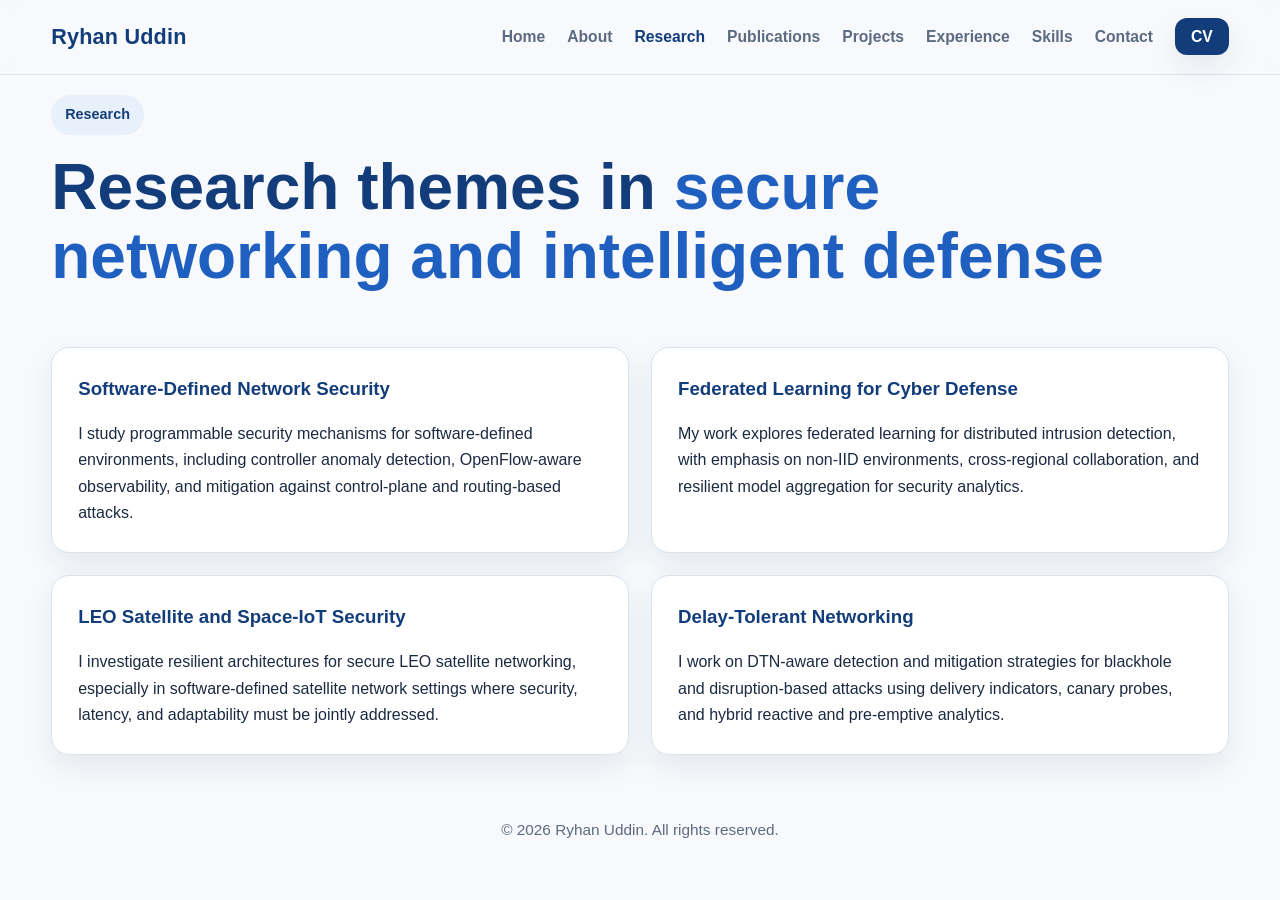
<file: research.html>
<!DOCTYPE html>
<html lang="en"><head><meta charset="UTF-8" /><meta name="viewport" content="width=device-width, initial-scale=1.0" /><title>Ryhan Uddin | Research</title><link rel="stylesheet" href="styles.css" /></head><body>
<header class="topbar"><div class="container nav"><a href="index.html" class="brand">Ryhan Uddin</a><button class="menu-btn" id="menuBtn">Menu</button><nav><ul class="nav-links" id="navLinks"><li><a href="index.html">Home</a></li><li><a href="about.html">About</a></li><li><a href="research.html" class="active">Research</a></li><li><a href="publications.html">Publications</a></li><li><a href="projects.html">Projects</a></li><li><a href="experience.html">Experience</a></li><li><a href="skills.html">Skills</a></li><li><a href="contact.html">Contact</a></li><li><a class="nav-cta" href="cv.pdf" target="_blank" rel="noopener noreferrer">CV</a></li></ul></nav></div></header>
<main><section class="page-hero"><div class="container"><div class="eyebrow">Research</div><h1 class="page-title">Research themes in <span class="highlight">secure networking and intelligent defense</span></h1></div></section>
<section class="section"><div class="container"><div class="grid-2"><div class="card"><h3>Software-Defined Network Security</h3><p>I study programmable security mechanisms for software-defined environments, including controller anomaly detection, OpenFlow-aware observability, and mitigation against control-plane and routing-based attacks.</p></div><div class="card"><h3>Federated Learning for Cyber Defense</h3><p>My work explores federated learning for distributed intrusion detection, with emphasis on non-IID environments, cross-regional collaboration, and resilient model aggregation for security analytics.</p></div><div class="card"><h3>LEO Satellite and Space-IoT Security</h3><p>I investigate resilient architectures for secure LEO satellite networking, especially in software-defined satellite network settings where security, latency, and adaptability must be jointly addressed.</p></div><div class="card"><h3>Delay-Tolerant Networking</h3><p>I work on DTN-aware detection and mitigation strategies for blackhole and disruption-based attacks using delivery indicators, canary probes, and hybrid reactive and pre-emptive analytics.</p></div></div></div></section></main>
<footer><div class="container">© <span id="year"></span> Ryhan Uddin. All rights reserved.</div></footer><script src="site.js"></script></body></html>
</file>
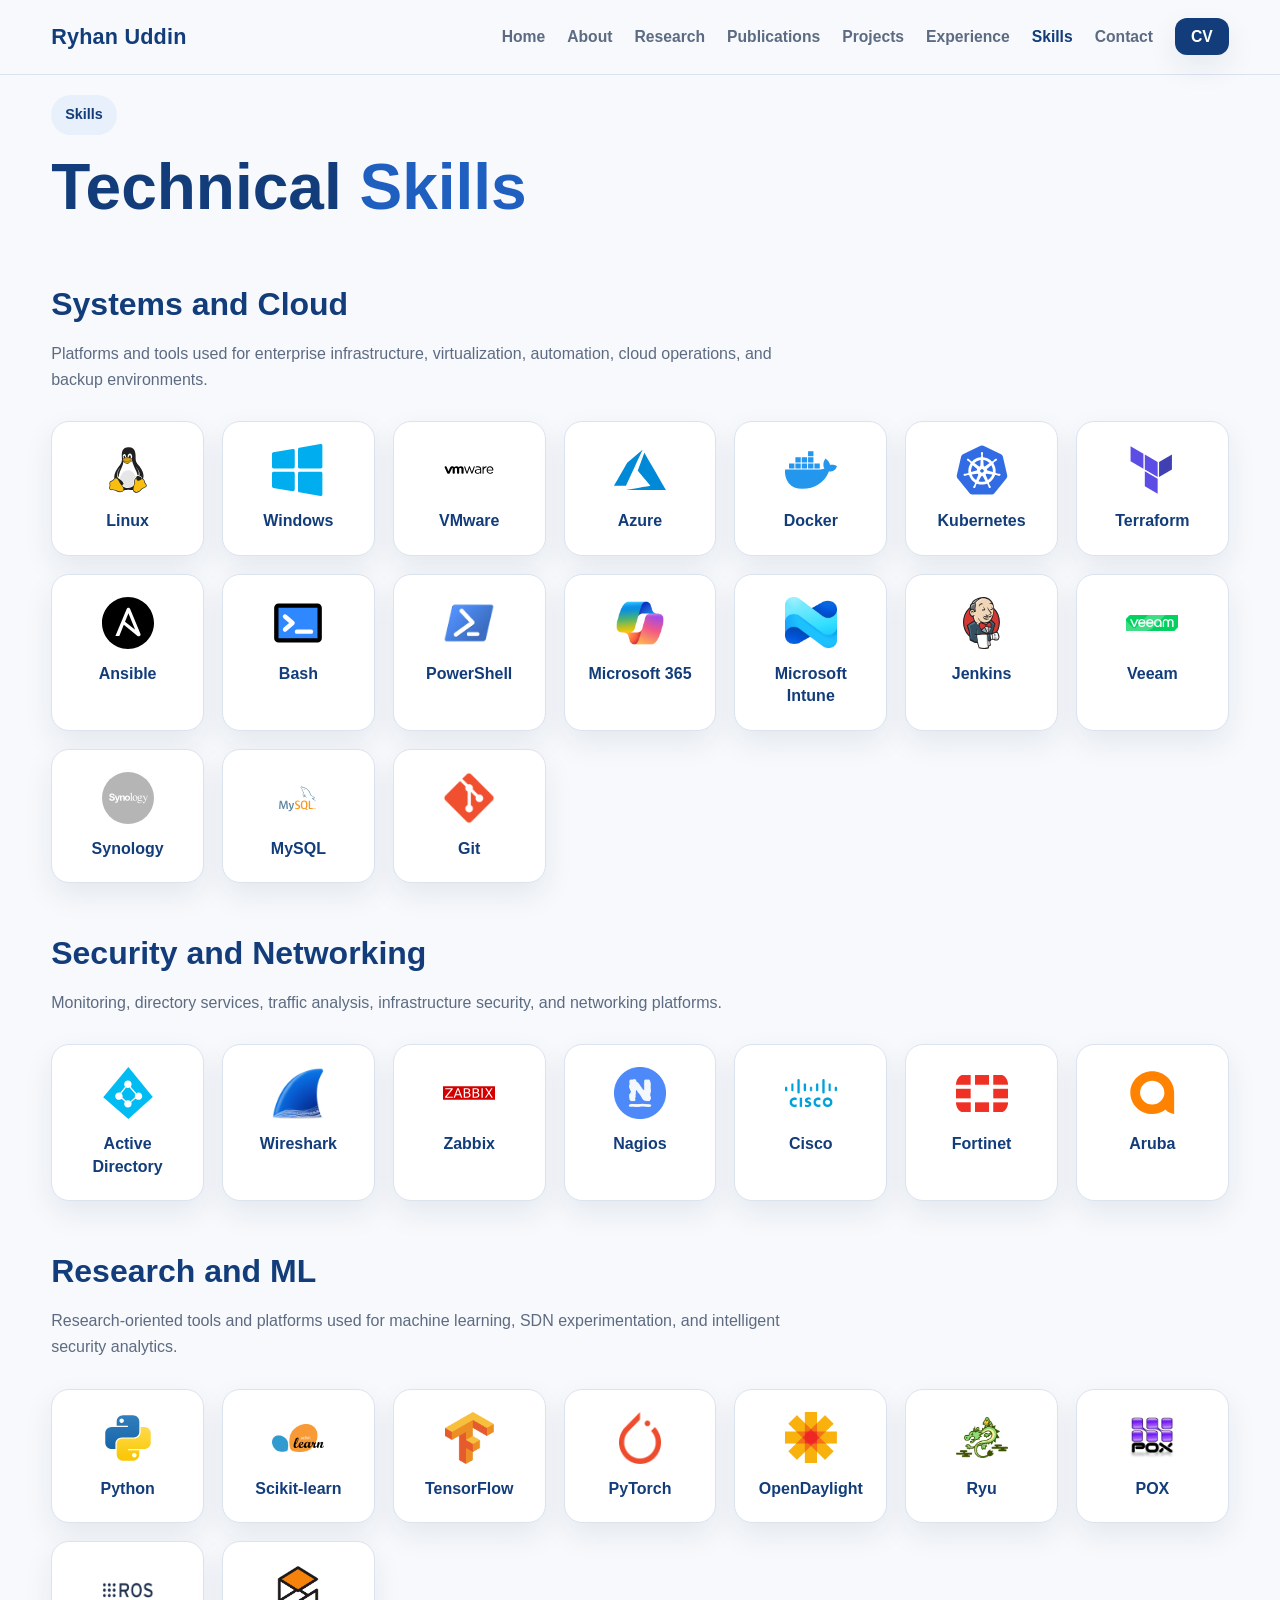
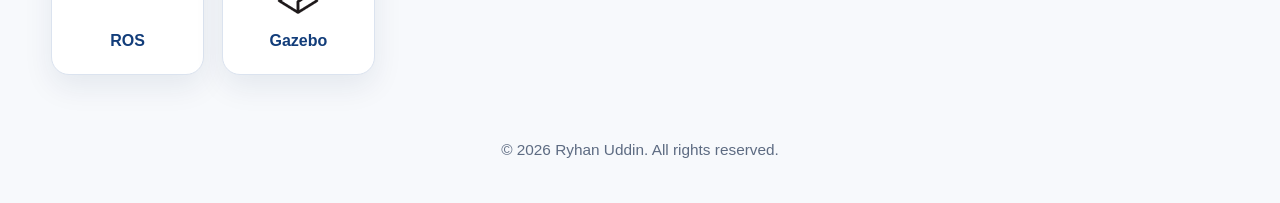
<file: skills.html>
<!DOCTYPE html>
<html lang="en">
<head>
  <meta charset="UTF-8" />
  <meta name="viewport" content="width=device-width, initial-scale=1.0" />
  <title>Ryhan Uddin | Skills</title>
  <link rel="stylesheet" href="styles.css" />
</head>
<body>
  <header class="topbar">
    <div class="container nav">
      <a href="index.html" class="brand">Ryhan Uddin</a>
      <button class="menu-btn" id="menuBtn">Menu</button>
      <nav>
        <ul class="nav-links" id="navLinks">
          <li><a href="index.html">Home</a></li>
          <li><a href="about.html">About</a></li>
          <li><a href="research.html">Research</a></li>
          <li><a href="publications.html">Publications</a></li>
          <li><a href="projects.html">Projects</a></li>
          <li><a href="experience.html">Experience</a></li>
          <li><a href="skills.html" class="active">Skills</a></li>
          <li><a href="contact.html">Contact</a></li>
          <li><a class="nav-cta" href="cv.pdf" target="_blank" rel="noopener noreferrer">CV</a></li>
        </ul>
      </nav>
    </div>
  </header>

  <main>
    <section class="page-hero">
      <div class="container">
        <div class="eyebrow">Skills</div>
        <h1 class="page-title">Technical <span class="highlight">Skills</span></h1>
      </div>
    </section>

    <section class="section">
      <div class="container">

        <h2 class="section-title">Systems and Cloud</h2>
        <p class="section-subtitle">
          Platforms and tools used for enterprise infrastructure, virtualization, automation, cloud operations, and backup environments.
        </p>
        <div class="skills-grid">
          <div class="skill-card">
            <img src="icons/linux.svg" alt="Linux icon" class="skill-icon" />
            <p>Linux</p>
          </div>

          <div class="skill-card">
            <img src="icons/windows.svg" alt="Windows icon" class="skill-icon" />
            <p>Windows</p>
          </div>

          <div class="skill-card">
            <img src="icons/vmware.svg" alt="VMware icon" class="skill-icon" />
            <p>VMware</p>
          </div>

          <div class="skill-card">
            <img src="icons/azure.svg" alt="Azure icon" class="skill-icon" />
            <p>Azure</p>
          </div>

		  <!--
          <div class="skill-card">
            <img src="icons/aws.svg" alt="AWS icon" class="skill-icon" />
            <p>AWS</p>
          </div>
		  -->

          <div class="skill-card">
            <img src="icons/docker.svg" alt="Docker icon" class="skill-icon" />
            <p>Docker</p>
          </div>

          <div class="skill-card">
            <img src="icons/kubernetes.svg" alt="Kubernetes icon" class="skill-icon" />
            <p>Kubernetes</p>
          </div>

          <div class="skill-card">
            <img src="icons/terraform.svg" alt="Terraform icon" class="skill-icon" />
            <p>Terraform</p>
          </div>

          <div class="skill-card">
            <img src="icons/ansible.svg" alt="Ansible icon" class="skill-icon" />
            <p>Ansible</p>
          </div>
          
		  <!--
          <div class="skill-card">
            <img src="icons/puppet.png" alt="Puppet icon" class="skill-icon" />
            <p>Puppet</p>
          </div>
		  -->

          <div class="skill-card">
            <img src="icons/bash.svg" alt="Bash icon" class="skill-icon" />
            <p>Bash</p>
          </div>

          <div class="skill-card">
            <img src="icons/powershell.png" alt="PowerShell icon" class="skill-icon" />
            <p>PowerShell</p>
          </div>

          <div class="skill-card">
            <img src="icons/microsoft-365.png" alt="Microsoft 365 icon" class="skill-icon" />
            <p>Microsoft 365</p>
          </div>

          <div class="skill-card">
            <img src="icons/microsoft-intune.png" alt="Microsoft Intune icon" class="skill-icon" />
            <p>Microsoft Intune</p>
          </div>

          <!--
		  <div class="skill-card">
            <img src="icons/github.svg" alt="GitHub icon" class="skill-icon" />
            <p>GitHub</p>
          </div>
		  -->

          <div class="skill-card">
            <img src="icons/jenkins.svg" alt="Jenkins icon" class="skill-icon" />
            <p>Jenkins</p>
          </div>

          <div class="skill-card">
            <img src="icons/veeam.png" alt="Veeam icon" class="skill-icon" />
            <p>Veeam</p>
          </div>

          <div class="skill-card">
            <img src="icons/synology.svg" alt="Synology icon" class="skill-icon" />
            <p>Synology</p>
          </div>
		  
		  <div class="skill-card">
		    <img src="icons/mysql.svg" alt="MySQL icon" class="skill-icon" />
		    <p>MySQL</p>
          </div>

          <div class="skill-card">
            <img src="icons/git.png" alt="Git icon" class="skill-icon" />
            <p>Git</p>
          </div>
        </div>

        <h2 class="skills-section-title">Security and Networking</h2>
        <p class="section-subtitle">
          Monitoring, directory services, traffic analysis, infrastructure security, and networking platforms.
        </p>
        <div class="skills-grid">
          <div class="skill-card">
            <img src="icons/active-directory.svg" alt="Active Directory icon" class="skill-icon" />
            <p>Active Directory</p>
          </div>

          <div class="skill-card">
            <img src="icons/wireshark.png" alt="Wireshark icon" class="skill-icon" />
            <p>Wireshark</p>
          </div>

          <div class="skill-card">
            <img src="icons/zabbix.svg" alt="Zabbix icon" class="skill-icon" />
            <p>Zabbix</p>
          </div>

          <div class="skill-card">
            <img src="icons/nagios.png" alt="Nagios icon" class="skill-icon" />
            <p>Nagios</p>
          </div>

          <div class="skill-card">
            <img src="icons/cisco.png" alt="Cisco icon" class="skill-icon" />
            <p>Cisco</p>
          </div>

          <div class="skill-card">
            <img src="icons/fortinet.png" alt="Fortinet icon" class="skill-icon" />
            <p>Fortinet</p>
          </div>

          <div class="skill-card">
            <img src="icons/aruba.svg" alt="Aruba icon" class="skill-icon" />
            <p>Aruba</p>
          </div>
        </div>

        <h2 class="skills-section-title">Research and ML</h2>
        <p class="section-subtitle">
          Research-oriented tools and platforms used for machine learning, SDN experimentation, and intelligent security analytics.
        </p>
        <div class="skills-grid">
          <div class="skill-card">
            <img src="icons/python.svg" alt="Python icon" class="skill-icon" />
            <p>Python</p>
          </div>

          <div class="skill-card">
            <img src="icons/scikit-learn.png" alt="Scikit-learn icon" class="skill-icon" />
            <p>Scikit-learn</p>
          </div>

          <div class="skill-card">
            <img src="icons/tensorflow.png" alt="TensorFlow icon" class="skill-icon" />
            <p>TensorFlow</p>
          </div>

          <div class="skill-card">
            <img src="icons/pytorch.png" alt="PyTorch icon" class="skill-icon" />
            <p>PyTorch</p>
          </div>

          <div class="skill-card">
            <img src="icons/opendaylight.png" alt="OpenDaylight icon" class="skill-icon" />
            <p>OpenDaylight</p>
          </div>

          <div class="skill-card">
            <img src="icons/ryu.png" alt="Ryu icon" class="skill-icon" />
            <p>Ryu</p>
          </div>

          <div class="skill-card">
            <img src="icons/pox.png" alt="POX icon" class="skill-icon" />
            <p>POX</p>
		  </div>
		  
		  <div class="skill-card">
            <img src="icons/ros.png" alt="Ros icon" class="skill-icon" />
            <p>ROS</p>
		  </div>
		  
		  <div class="skill-card">
            <img src="icons/gazebo.png" alt="Gazebo icon" class="skill-icon" />
            <p>Gazebo</p>	
          </div>
        </div>

      </div>
    </section>
  </main>

  <footer>
    <div class="container">© <span id="year"></span> Ryhan Uddin. All rights reserved.</div>
  </footer>

  <script src="site.js"></script>
</body>
</html>
</file>
<file: styles.css>
:root {
  --bg: #f7f9fc;
  --surface: #ffffff;
  --surface-2: #f0f4fa;
  --text: #1b2a41;
  --muted: #5d6b82;
  --line: #dbe3ef;
  --primary: #123d7a;
  --primary-2: #1f5fbf;
  --accent: #f2b84b;
  --shadow: 0 12px 30px rgba(17, 36, 74, 0.08);
  --radius: 18px;
  --max: 1180px;
}

* {
  box-sizing: border-box;
}

html {
  scroll-behavior: smooth;
}

body {
  margin: 0;
  font-family: Arial, Helvetica, sans-serif;
  background: var(--bg);
  color: var(--text);
  line-height: 1.65;
}

a {
  color: inherit;
  text-decoration: none;
}

img {
  max-width: 100%;
  display: block;
}

.container {
  width: min(92%, var(--max));
  margin: 0 auto;
}

.topbar {
  position: sticky;
  top: 0;
  z-index: 1000;
  background: rgba(247, 249, 252, 0.9);
  backdrop-filter: blur(12px);
  border-bottom: 1px solid var(--line);
}

.nav {
  display: flex;
  align-items: center;
  justify-content: space-between;
  gap: 20px;
  min-height: 74px;
}

.brand {
  font-size: 1.35rem;
  font-weight: 700;
  color: var(--primary);
  letter-spacing: 0.2px;
}

.nav-links {
  display: flex;
  align-items: center;
  gap: 22px;
  list-style: none;
  padding: 0;
  margin: 0;
}

.nav-links a {
  color: var(--muted);
  font-weight: 600;
  font-size: 0.98rem;
  transition: 0.2s ease;
}

.nav-links a:hover,
.nav-links a.active {
  color: var(--primary);
}

.nav-cta {
  padding: 10px 16px;
  border-radius: 12px;
  background: var(--primary);
  color: #fff !important;
  font-weight: 700;
  box-shadow: var(--shadow);
}

.menu-btn {
  display: none;
  background: var(--surface);
  border: 1px solid var(--line);
  color: var(--primary);
  font-size: 1rem;
  padding: 10px 14px;
  border-radius: 12px;
  cursor: pointer;
}

.page-hero,
.hero {
  padding: 20px 0 2px;
}

.hero-grid {
  display: grid;
  grid-template-columns: 1.2fr 0.8fr;
  gap: 38px;
  align-items: start;
}

.eyebrow {
  display: inline-flex;
  align-items: center;
  gap: 8px;
  padding: 8px 14px;
  border-radius: 999px;
  background: #e8f0fb;
  color: var(--primary);
  font-weight: 700;
  font-size: 0.9rem;
  margin-bottom: 18px;
}

h1.page-title,
.hero h1 {
  font-size: clamp(2.4rem, 5vw, 4rem);
  line-height: 1.08;
  margin: 0 0 18px;
  color: var(--primary);
}

.hero h1 span,
.highlight {
  color: var(--primary-2);
}

.lead,
.hero p {
  color: var(--muted);
  font-size: 1.05rem;
  margin: 0 0 24px;
  max-width: 760px;
}

.justify-text {
  text-align: justify;
  line-height: 1.8;
}

.hero-buttons,
.btn-row,
.hero-links,
.cta-actions,
.pub-links,
.project-actions,
.badge-wrap {
  display: flex;
  flex-wrap: wrap;
  gap: 12px;
}

.hero-buttons {
  margin-bottom: 24px;
}

.btn {
  display: inline-flex;
  align-items: center;
  gap: 8px;
  padding: 13px 18px;
  border-radius: 14px;
  font-weight: 700;
  transition: 0.2s ease;
  border: 1px solid transparent;
}

.btn-primary {
  background: var(--primary);
  color: #fff;
  box-shadow: var(--shadow);
}

.btn-primary:hover {
  background: #0e3265;
  transform: translateY(-1px);
}

.btn-secondary {
  background: var(--surface);
  color: var(--primary);
  border-color: var(--line);
}

.btn-secondary:hover {
  background: var(--surface-2);
  transform: translateY(-1px);
}

.chip-link,
.badge {
  padding: 10px 14px;
  background: var(--surface);
  border: 1px solid var(--line);
  border-radius: 12px;
  color: var(--muted);
  font-weight: 700;
}

.chip-link {
  display: inline-flex;
  align-items: center;
  gap: 8px;
}

.chip-link i {
  font-size: 0.95rem;
}

.chip-link:hover {
  color: var(--primary);
  border-color: #bfd0ea;
}

.hero-card,
.card,
.pub-item,
.project-card {
  background: var(--surface);
  border: 1px solid var(--line);
  box-shadow: var(--shadow);
}

.hero-card {
  background: linear-gradient(180deg, #ffffff 0%, #f2f6fd 100%);
  border-radius: 28px;
  padding: 28px;
}

.profile-wrap {
  display: flex;
  justify-content: center;
  margin-bottom: 22px;
}

.profile-photo {
  width: 220px;
  height: 220px;
  border-radius: 50%;
  object-fit: cover;
  border: 6px solid #e2ebf8;
  background: #dce7f6;
}

.hero-mini {
  display: grid;
  grid-template-columns: repeat(2, 1fr);
  gap: 14px;
}

.mini-card {
  background: var(--surface);
  border: 1px solid var(--line);
  border-radius: 16px;
  padding: 16px;
  text-align: center;
}

.mini-card h3 {
  margin: 0 0 6px;
  color: var(--primary);
  font-size: 1.35rem;
  line-height: 1.2;
}

.mini-card p {
  margin: 0;
  font-size: 0.82rem;
  color: var(--muted);
  line-height: 1.45;
}

.section {
  padding: 36px 0;
}

.section-title {
  font-size: 2rem;
  margin: 0 0 10px;
  color: var(--primary);
}

.section-subtitle {
  margin: 0 0 28px;
  color: var(--muted);
  max-width: 760px;
}

.grid-2,
.grid-3,
.about-grid,
.project-grid {
  display: grid;
  gap: 22px;
}

.grid-2,
.about-grid {
  grid-template-columns: 1fr 1fr;
}

.grid-3,
.project-grid {
  grid-template-columns: repeat(3, 1fr);
}

.card {
  border-radius: var(--radius);
  padding: 26px;
}

.card h3,
.project-card h3,
.pub-title {
  margin-top: 0;
  margin-bottom: 12px;
  color: var(--primary);
}

.card p:last-child,
.card ul:last-child {
  margin-bottom: 0;
}

.muted {
  color: var(--muted);
}

.list-clean,
.timeline,
.interest-list,
.pub-list {
  list-style: none;
  padding: 0;
  margin: 0;
}

.interest-list li,
.timeline li {
  position: relative;
  color: var(--muted);
}

.interest-list li {
  padding-left: 18px;
  margin-bottom: 10px;
}

.interest-list li::before {
  content: "";
  width: 8px;
  height: 8px;
  border-radius: 50%;
  background: var(--accent);
  position: absolute;
  left: 0;
  top: 10px;
}

.timeline li {
  padding-left: 22px;
  margin-bottom: 18px;
  border-left: 2px solid #dfe8f4;
  padding-bottom: 4px;
}

.timeline li::before {
  content: "";
  width: 10px;
  height: 10px;
  border-radius: 50%;
  background: var(--primary-2);
  position: absolute;
  left: -6px;
  top: 7px;
}

.timeline strong {
  display: block;
  color: var(--text);
  margin-bottom: 3px;
}

.pub-list {
  display: grid;
  gap: 18px;
}

.pub-item {
  border-radius: 16px;
  padding: 20px;
}

.pub-meta {
  margin: 0 0 10px;
  color: var(--muted);
  font-size: 0.96rem;
}

.pub-links a,
.project-actions a {
  font-weight: 700;
  color: var(--primary-2);
}

.project-card {
  border-radius: 20px;
  padding: 22px;
  transition: 0.2s ease;
  height: 100%;
}

.project-card:hover {
  transform: translateY(-4px);
}

.project-tag {
  display: inline-block;
  padding: 7px 10px;
  background: #eaf2ff;
  color: var(--primary);
  border-radius: 999px;
  font-size: 0.78rem;
  font-weight: 700;
  margin-bottom: 14px;
}

.project-card p {
  color: var(--muted);
}

.cta-box {
  background: linear-gradient(135deg, #123d7a 0%, #1c5abb 100%);
  border-radius: 26px;
  color: #fff;
  padding: 34px;
  box-shadow: var(--shadow);
}

.cta-box h3 {
  margin: 0 0 12px;
  font-size: 1.7rem;
  color: #fff;
}

.cta-box p {
  margin: 0 0 18px;
  color: rgba(255, 255, 255, 0.88);
  max-width: 760px;
}

.cta-actions .btn-primary {
  background: #fff;
  color: var(--primary);
}

.cta-actions .btn-secondary {
  background: rgba(255, 255, 255, 0.1);
  color: #fff;
  border-color: rgba(255, 255, 255, 0.22);
}

.cta-actions .btn {
  display: inline-flex;
  align-items: center;
  gap: 8px;
}

.cta-actions .btn i {
  font-size: 0.95rem;
}

footer {
  padding: 26px 0 40px;
  color: var(--muted);
  text-align: center;
  font-size: 0.96rem;
}

.skills-grid {
  display: grid;
  grid-template-columns: repeat(auto-fit, minmax(140px, 1fr));
  gap: 18px;
  margin-top: 28px;
}

.skill-card {
  background: var(--surface);
  border: 1px solid var(--line);
  border-radius: 18px;
  padding: 22px 16px;
  text-align: center;
  box-shadow: var(--shadow);
  transition: 0.2s ease;
}

.skill-card:hover {
  transform: translateY(-4px);
}

.skill-icon {
  width: 52px;
  height: 52px;
  object-fit: contain;
  margin: 0 auto 14px;
  display: block;
}

.skill-card p {
  margin: 0;
  font-size: 1rem;
  font-weight: 700;
  color: var(--primary);
  line-height: 1.4;
}

.skills-section-title {
  margin-top: 44px;
  margin-bottom: 10px;
  color: var(--primary);
  font-size: 2rem;
}

.experience-list {
  display: flex;
  flex-direction: column;
  gap: 24px;
}

.experience-card {
  display: grid;
  grid-template-columns: 92px 1fr;
  gap: 22px;
  align-items: start;
  background: var(--surface);
  border: 1px solid var(--line);
  border-radius: 20px;
  padding: 24px;
  box-shadow: var(--shadow);
}

.exp-logo-box {
  width: 72px;
  height: 72px;
  border-radius: 18px;
  border: 1px solid var(--line);
  background: #ffffff;
  display: flex;
  align-items: center;
  justify-content: center;
  box-shadow: var(--shadow);
}

.exp-logo {
  max-width: 48px;
  max-height: 48px;
  width: auto;
  height: auto;
  object-fit: contain;
  display: block;
}

.exp-content {
  min-width: 0;
}

.exp-role {
  margin: 0 0 6px;
  color: var(--primary);
  font-size: 1.45rem;
  line-height: 1.25;
}

.exp-company {
  margin: 0 0 6px;
  font-size: 1rem;
  font-weight: 700;
  color: var(--text);
}

.exp-meta,
.exp-location {
  margin: 0 0 6px;
  font-size: 0.96rem;
  color: var(--muted);
}

.exp-list {
  margin: 14px 0 0;
  padding-left: 20px;
}

.exp-list li {
  margin-bottom: 8px;
  line-height: 1.7;
  color: var(--text);
}

.home-updates {
  margin-top: 30px;
}

.home-updates .card h3 {
  margin-bottom: 4px;
}

.home-updates .card .muted {
  margin-top: 0;
  margin-bottom: 8px;
}

/* Publication summary cards */
.publication-summary {
  display: flex;
  flex-wrap: wrap;
  gap: 14px;
  margin-top: 18px;
  margin-bottom: 12px;
}

.summary-card {
  display: inline-flex;
  align-items: center;
  gap: 8px;
  padding: 12px 18px;
  background: #ffffff;
  border: 1px solid #dbe6f5;
  border-radius: 16px;
  color: #0b3b7e;
  font-weight: 700;
  text-decoration: none;
  box-shadow: 0 8px 24px rgba(15, 45, 90, 0.06);
}

.summary-card strong {
  font-size: 1.15rem;
  color: #0b3b7e;
}

.summary-card span {
  color: #52637a;
  font-weight: 600;
}

.scholar-card {
  background: #0b3b7e;
  color: #ffffff;
}

.scholar-card:hover {
  background: #0f4fa8;
}

.publications-list {
  padding-top: 12px;
}

/* Publication cards */
.pub-card {
  display: grid;
  grid-template-columns: 240px 1fr;
  gap: 22px;
  align-items: start;
  background: var(--surface);
  border: 1px solid var(--line);
  border-radius: 18px;
  padding: 18px;
  box-shadow: var(--shadow);
  margin-bottom: 22px;
}

.pub-image-wrap {
  width: 100%;
}

.pub-image {
  width: 100%;
  height: 170px;
  object-fit: cover;
  border-radius: 12px;
  border: 1px solid var(--line);
  background: #eef3fb;
}

.pub-type {
  display: inline-block;
  padding: 6px 10px;
  border-radius: 8px;
  color: #fff;
  font-size: 0.76rem;
  font-weight: 700;
  letter-spacing: 0.3px;
  margin-bottom: 12px;
  text-transform: uppercase;
}

.journal-tag {
  background: #b7791f;
}

.conference-tag {
  background: #15803d;
}

.pub-card-title {
  margin: 0 0 8px;
  color: var(--primary);
  font-size: 1.45rem;
  line-height: 1.35;
}

.pub-card-meta {
  margin: 0 0 10px;
  color: var(--muted);
  font-size: 0.98rem;
}

.pub-card-desc {
  margin: 0 0 14px;
  color: var(--muted);
  line-height: 1.75;
}

.doi-btn {
  display: inline-flex;
  align-items: center;
  padding: 10px 14px;
  border: 1px solid var(--line);
  border-radius: 10px;
  background: var(--surface);
  color: var(--primary);
  font-weight: 700;
  transition: 0.2s ease;
}

.doi-btn:hover {
  background: var(--surface-2);
  transform: translateY(-1px);
}

@media (max-width: 980px) {
  .hero-grid,
  .grid-2,
  .grid-3,
  .about-grid,
  .project-grid {
    grid-template-columns: 1fr;
  }

  .hero-card {
    max-width: 560px;
    margin: 0 auto;
  }
}

@media (max-width: 860px) {
  .menu-btn {
    display: inline-flex;
  }

  .nav-links {
    position: absolute;
    top: 74px;
    right: 4%;
    width: min(280px, 92vw);
    background: var(--surface);
    border: 1px solid var(--line);
    border-radius: 16px;
    padding: 14px;
    box-shadow: var(--shadow);
    flex-direction: column;
    align-items: stretch;
    display: none;
  }

  .nav-links.show {
    display: flex;
  }

  .nav-links a,
  .nav-cta {
    display: block;
    width: 100%;
  }

  .nav-cta {
    text-align: center;
  }

  .pub-card {
    grid-template-columns: 1fr;
  }

  .pub-image {
    height: 220px;
  }
}

@media (max-width: 700px) {
  .experience-card {
    grid-template-columns: 1fr;
  }

  .exp-logo-box {
    width: 68px;
    height: 68px;
  }

  .exp-role {
    font-size: 1.2rem;
  }
}

@media (max-width: 560px) {
  .section,
  .page-hero,
  .hero {
    padding: 48px 0;
  }

  .hero h1,
  h1.page-title {
    font-size: 2.1rem;
  }

  .hero-mini {
    grid-template-columns: 1fr;
  }

  .profile-photo {
    width: 180px;
    height: 180px;
  }

  .card,
  .project-card,
  .pub-item,
  .hero-card {
    padding: 20px;
  }

  .pub-card-title {
    font-size: 1.2rem;
  }

  .pub-image {
    height: 190px;
  }
}

/* Projects page spacing */
.projects-section {
  padding-top: 0;
}

.projects-section h1.technical-title {
  margin-top: 54px;
  margin-bottom: 28px;
}

/* Mobile spacing */
@media (max-width: 560px) {
  .projects-section {
    padding-top: 0;
  }

  .projects-section h1.technical-title {
    margin-top: 64px;
    margin-bottom: 24px;
  }
}

.article-text-link {
  color: #003b7a;
  font-weight: 700;
  text-decoration: none;
}

.article-text-link:hover {
  color: #0056b3;
  text-decoration: underline;
}

/* Publication image hover and popup modal */
.image-popup {
  cursor: zoom-in;
}

.pub-image-wrap:hover .pub-image {
  transform: scale(1.04);
  opacity: 0.92;
}

.pub-image {
  transition: transform 0.2s ease, opacity 0.2s ease;
}

/* Image popup modal */
.image-modal {
  display: none;
  position: fixed;
  z-index: 9999;
  padding: 40px 20px;
  left: 0;
  top: 0;
  width: 100%;
  height: 100%;
  overflow: auto;
  background: rgba(5, 20, 40, 0.88);
}

.image-modal-content {
  display: block;
  margin: auto;
  max-width: 92%;
  max-height: 88vh;
  border-radius: 14px;
  background: #ffffff;
  box-shadow: 0 20px 60px rgba(0, 0, 0, 0.45);
}

.image-modal-close {
  position: fixed;
  top: 20px;
  right: 34px;
  color: #ffffff;
  font-size: 42px;
  font-weight: 700;
  cursor: pointer;
  z-index: 10000;
  line-height: 1;
}

.image-modal-close:hover {
  color: #dbeafe;
}

@media (max-width: 560px) {
  .image-modal {
    padding: 70px 12px 30px;
  }

  .image-modal-content {
    max-width: 96%;
    max-height: 82vh;
  }

  .image-modal-close {
    top: 18px;
    right: 22px;
    font-size: 36px;
  }
}
</file>
